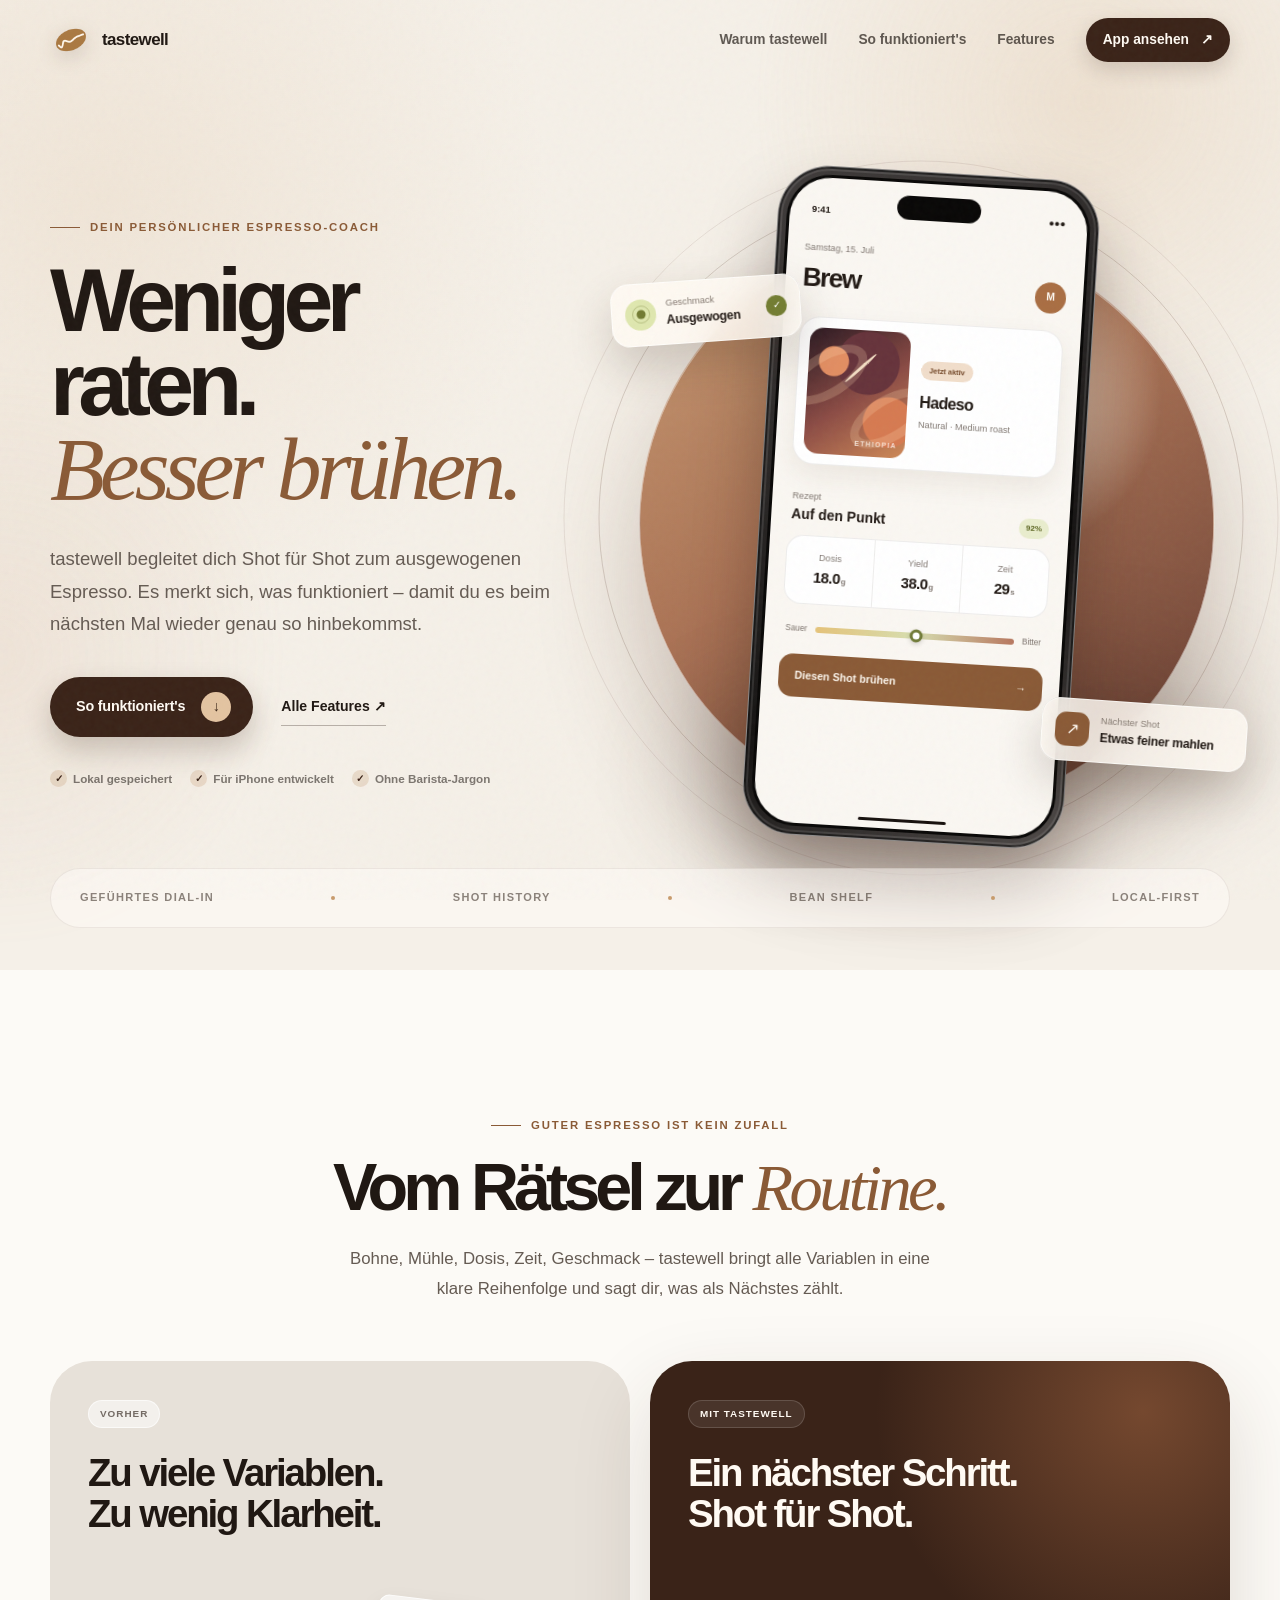
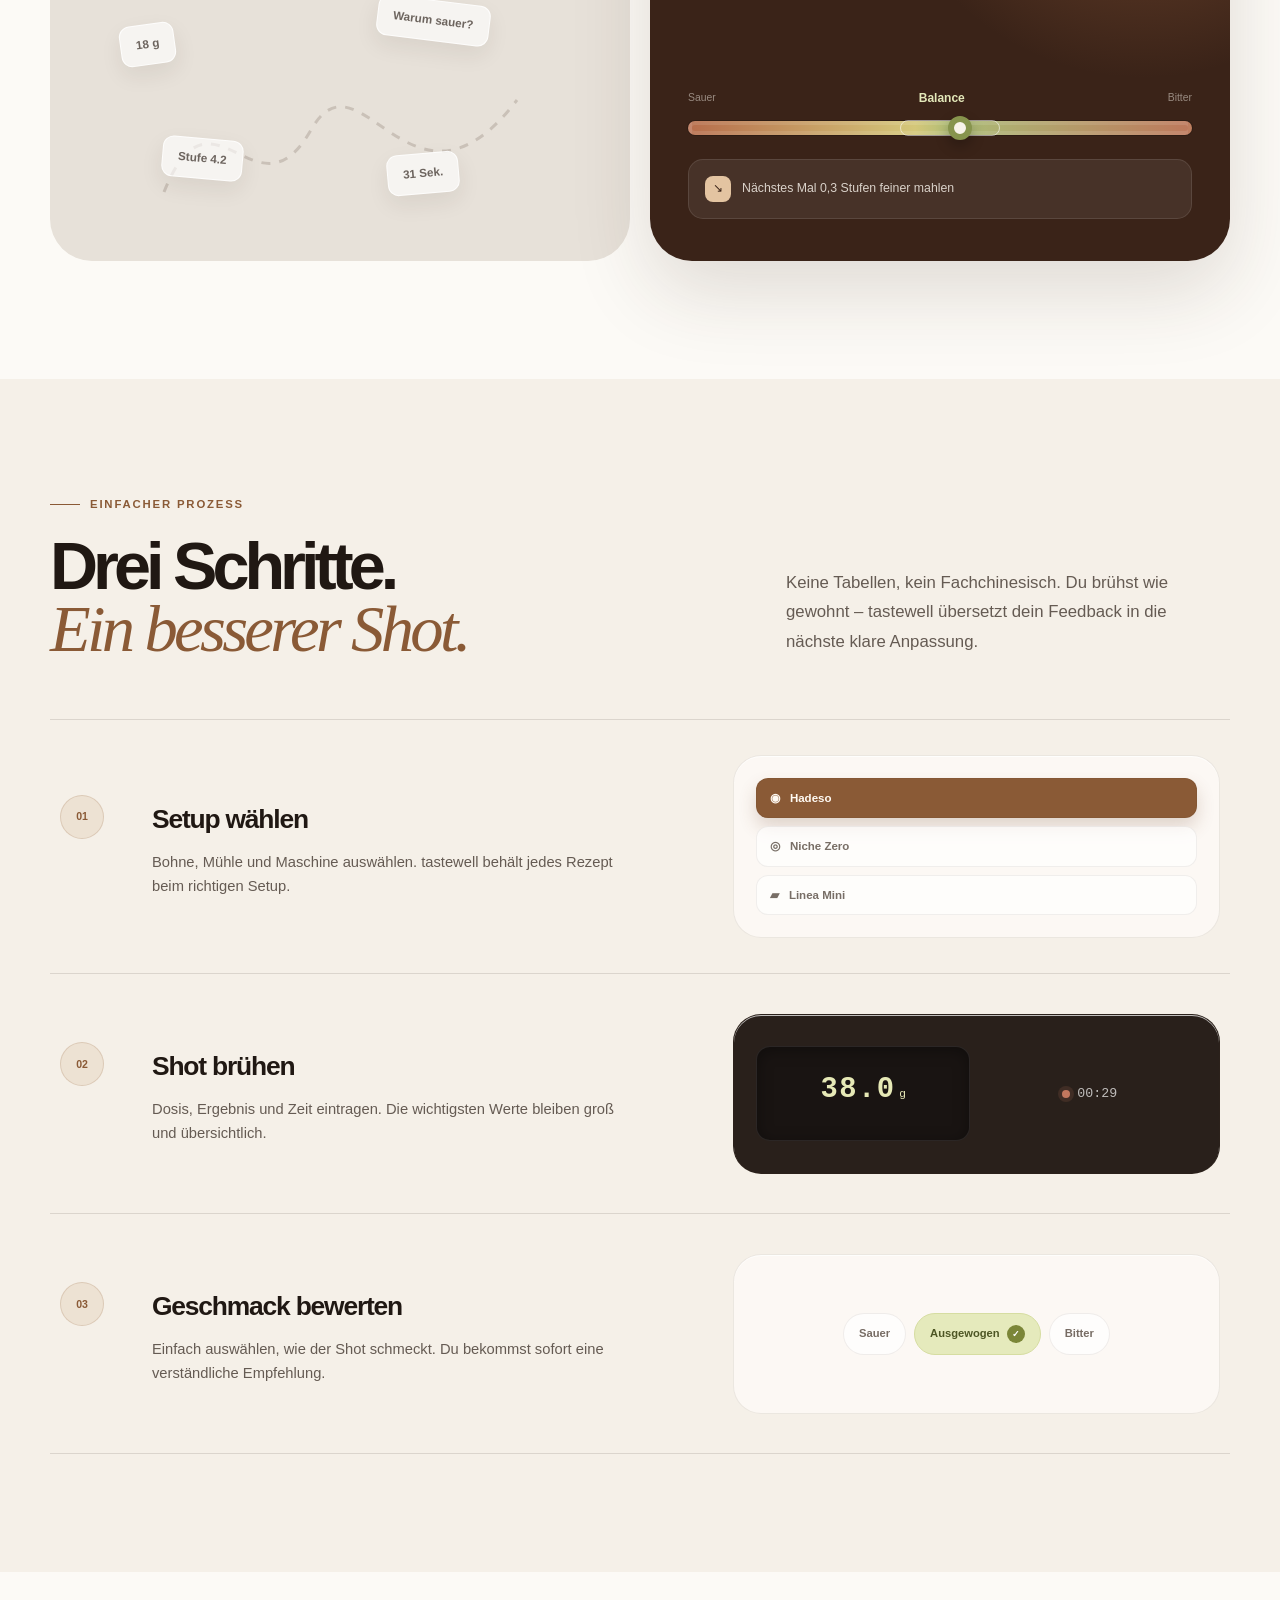
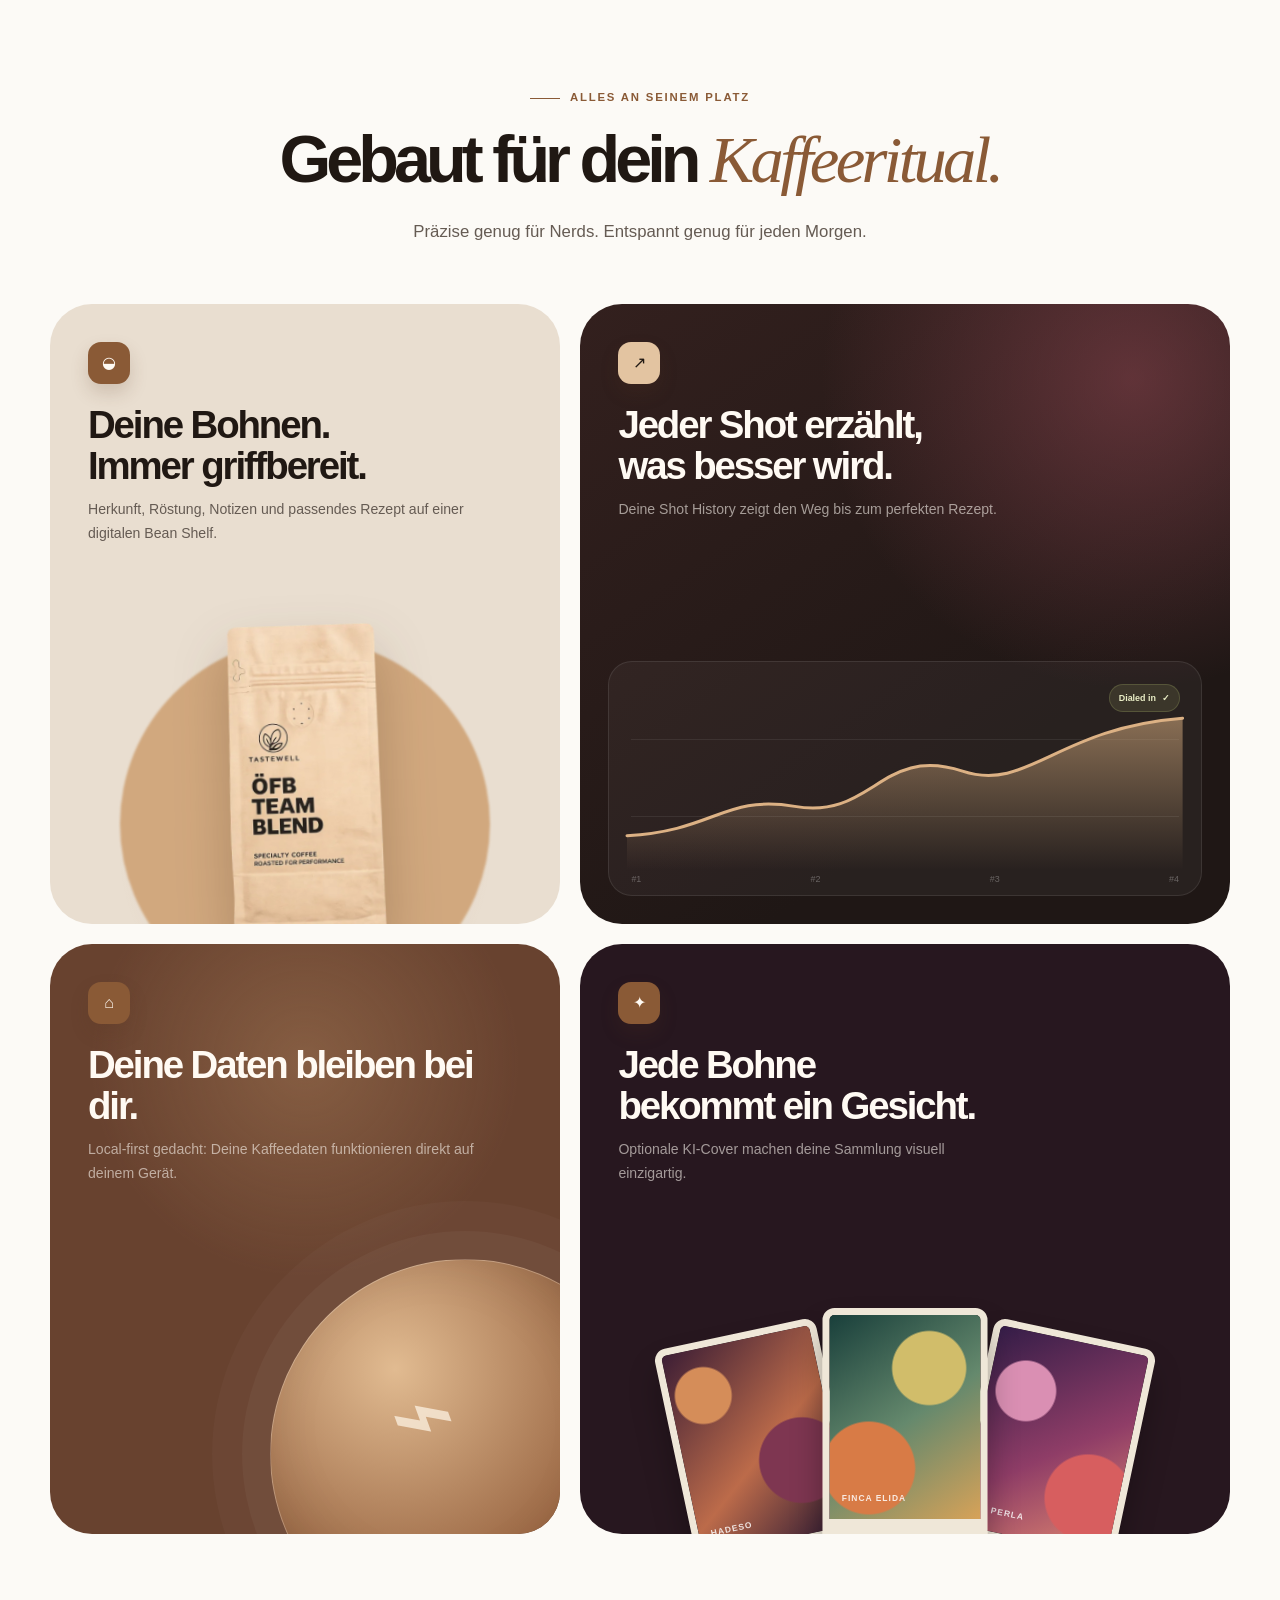
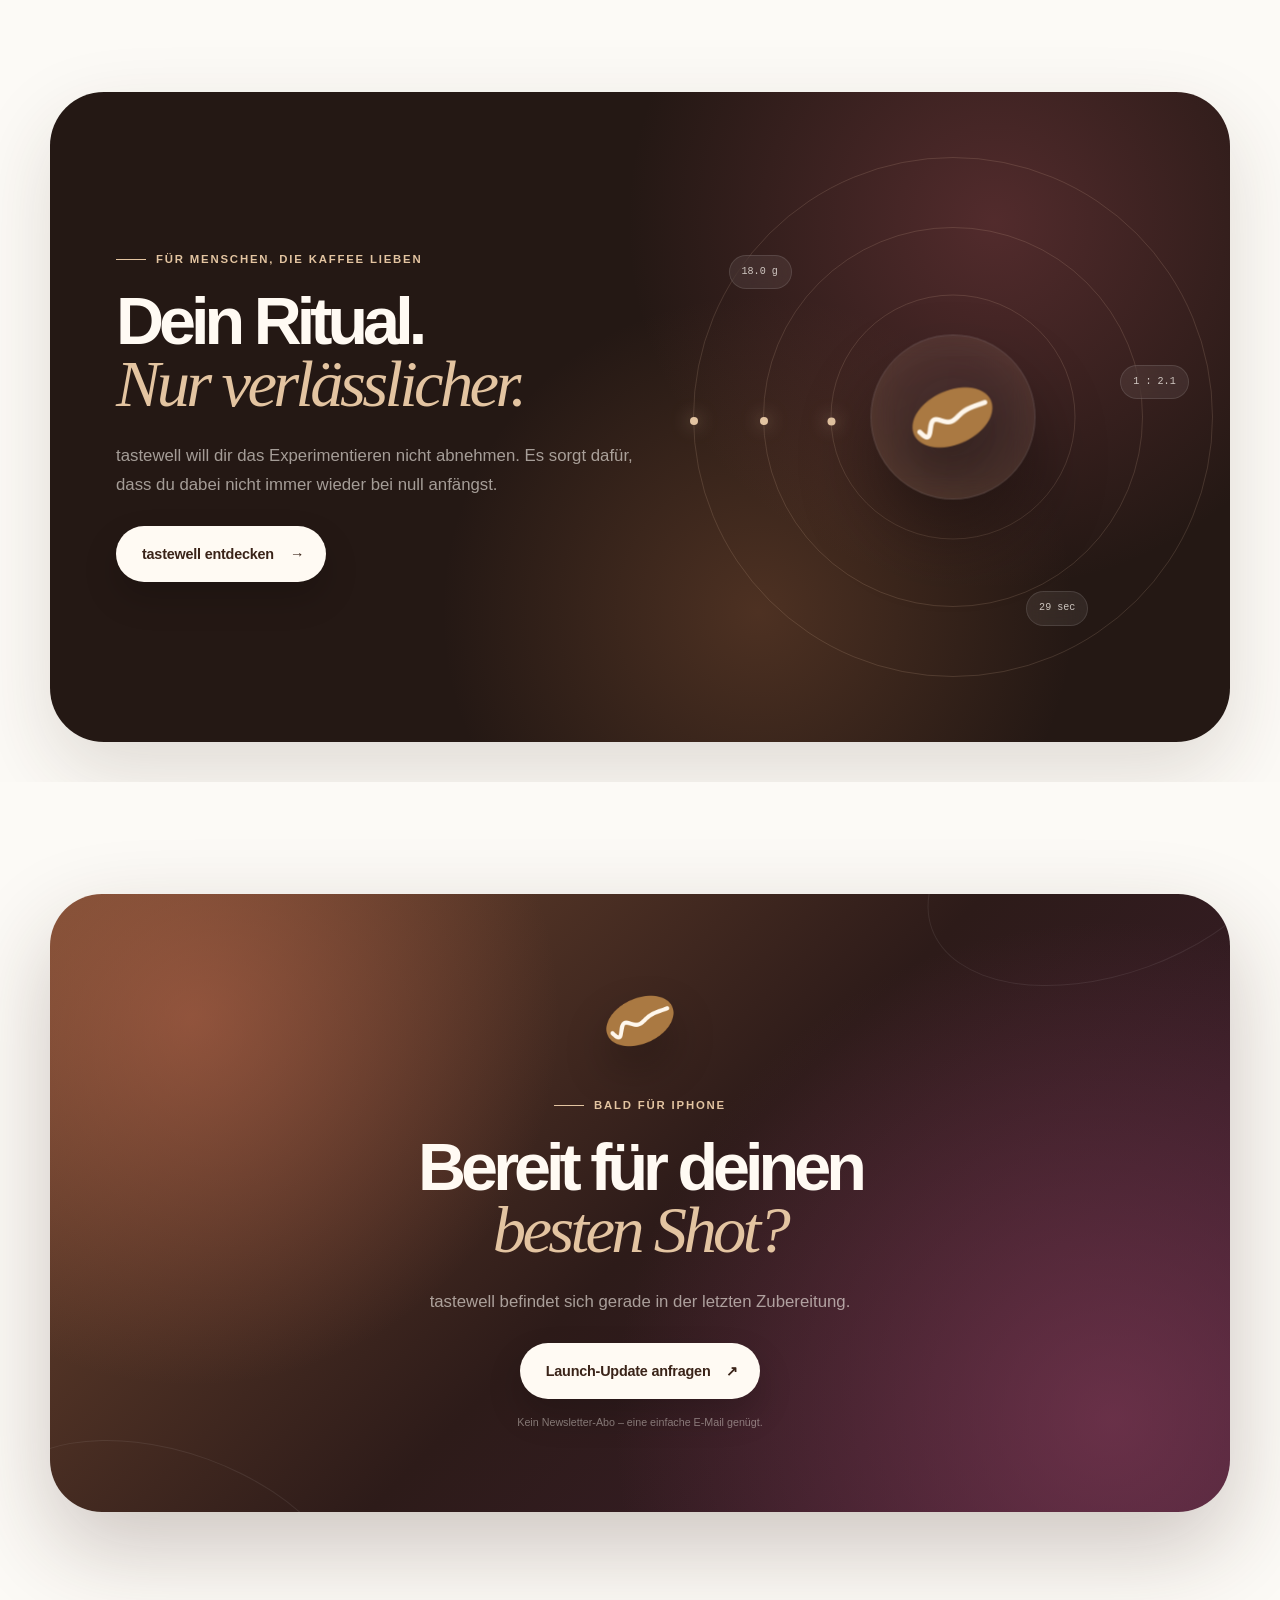
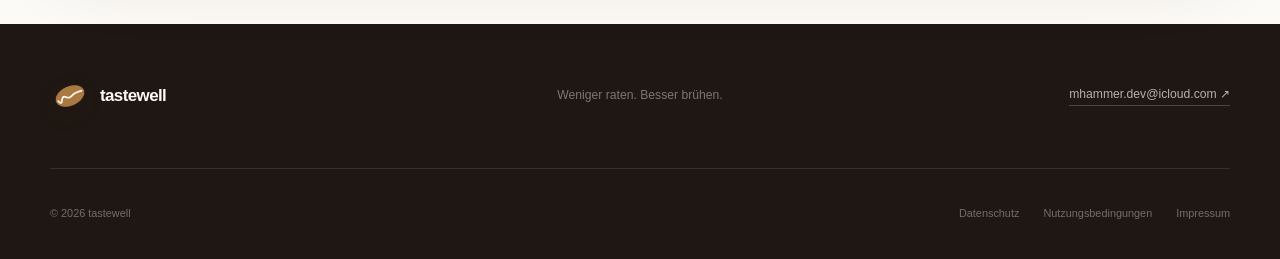
<file: index.html>
<!doctype html>
<html lang="de">
  <head>
    <meta charset="utf-8" />
    <meta name="viewport" content="width=device-width, initial-scale=1" />
    <meta
      name="description"
      content="tastewell begleitet dich Shot für Shot zum ausgewogenen Espresso – mit geführtem Dial-in, Rezepten und Bohnenverwaltung."
    />
    <meta name="theme-color" content="#f4eee5" />
    <meta property="og:title" content="tastewell – Weniger raten. Besser brühen." />
    <meta
      property="og:description"
      content="Dein persönlicher Espresso-Coach für reproduzierbar gute Shots."
    />
    <meta property="og:type" content="website" />
    <title>tastewell – Dein Espresso, auf den Punkt.</title>
    <link rel="icon" href="assets/images/app-icon.png" />
    <link rel="apple-touch-icon" href="assets/images/app-icon.png" />
    <link rel="stylesheet" href="assets/css/styles.css" />
    <script src="assets/js/main.js" defer></script>
  </head>
  <body>
    <a class="skip-link" href="#main">Zum Inhalt springen</a>

    <header class="site-header" data-header>
      <div class="nav-shell">
        <a class="brand" href="#top" aria-label="tastewell Startseite">
          <img src="assets/images/app-icon.png" alt="" width="44" height="44" />
          <span>tastewell</span>
        </a>

        <button class="menu-toggle" type="button" aria-expanded="false" aria-controls="main-nav" data-menu-toggle>
          <span class="sr-only">Menü öffnen</span>
          <span></span><span></span>
        </button>

        <nav class="main-nav" id="main-nav" aria-label="Hauptnavigation" data-nav>
          <a href="#warum">Warum tastewell</a>
          <a href="#ablauf">So funktioniert's</a>
          <a href="#features">Features</a>
          <a class="nav-cta" href="#download">App ansehen <span aria-hidden="true">↗</span></a>
        </nav>
      </div>
    </header>

    <main id="main">
      <section class="hero section" id="top">
        <div class="hero-glow hero-glow-one" aria-hidden="true"></div>
        <div class="hero-glow hero-glow-two" aria-hidden="true"></div>

        <div class="page-shell hero-grid">
          <div class="hero-copy">
            <p class="eyebrow reveal">Dein persönlicher Espresso-Coach</p>
            <h1 class="reveal reveal-delay-1">
              Weniger raten.<br />
              <span>Besser brühen.</span>
            </h1>
            <p class="hero-lead reveal reveal-delay-2">
              tastewell begleitet dich Shot für Shot zum ausgewogenen Espresso.
              Es merkt sich, was funktioniert – damit du es beim nächsten Mal
              wieder genau so hinbekommst.
            </p>

            <div class="hero-actions reveal reveal-delay-3">
              <a class="button button-primary" href="#ablauf">
                So funktioniert's
                <span class="button-icon" aria-hidden="true">↓</span>
              </a>
              <a class="text-link" href="#features">Alle Features <span aria-hidden="true">↗</span></a>
            </div>

            <ul class="hero-facts reveal reveal-delay-3" aria-label="Produktvorteile">
              <li><span aria-hidden="true">✓</span> Lokal gespeichert</li>
              <li><span aria-hidden="true">✓</span> Für iPhone entwickelt</li>
              <li><span aria-hidden="true">✓</span> Ohne Barista-Jargon</li>
            </ul>
          </div>

          <div class="hero-stage reveal reveal-delay-2" data-parallax-stage aria-label="Illustrative Vorschau der tastewell App">
            <div class="stage-orbit stage-orbit-one" aria-hidden="true"></div>
            <div class="stage-orbit stage-orbit-two" aria-hidden="true"></div>

            <svg class="steam steam-one" viewBox="0 0 120 220" aria-hidden="true">
              <path d="M78 208C8 152 114 117 58 65C30 39 55 17 68 6" />
            </svg>
            <svg class="steam steam-two" viewBox="0 0 120 220" aria-hidden="true">
              <path d="M55 214C118 164 18 121 75 71C101 48 83 19 69 5" />
            </svg>

            <div class="floating-card balance-card" data-depth="1.5">
              <span class="pulse-dot" aria-hidden="true"></span>
              <div>
                <small>Geschmack</small>
                <strong>Ausgewogen</strong>
              </div>
              <span class="tiny-check" aria-hidden="true">✓</span>
            </div>

            <div class="phone-wrap" data-depth="0.7">
              <div class="phone" aria-hidden="true">
                <div class="phone-frame">
                  <div class="phone-screen">
                    <div class="phone-status">
                      <span>9:41</span>
                      <span class="dynamic-island"></span>
                      <span>●●●</span>
                    </div>

                    <div class="app-topbar">
                      <div>
                        <small>Samstag, 15. Juli</small>
                        <strong>Brew</strong>
                      </div>
                      <span class="avatar">M</span>
                    </div>

                    <div class="bean-card">
                      <div class="bean-art">
                        <span class="bean-art-line"></span>
                        <span class="bean-art-label">ETHIOPIA</span>
                      </div>
                      <div class="bean-copy">
                        <span class="pill pill-warm">Jetzt aktiv</span>
                        <strong>Hadeso</strong>
                        <small>Natural · Medium roast</small>
                      </div>
                    </div>

                    <div class="recipe-head">
                      <div>
                        <small>Rezept</small>
                        <strong>Auf den Punkt</strong>
                      </div>
                      <span class="confidence">92%</span>
                    </div>

                    <div class="recipe-grid">
                      <div><small>Dosis</small><strong>18.0<em>g</em></strong></div>
                      <div><small>Yield</small><strong>38.0<em>g</em></strong></div>
                      <div><small>Zeit</small><strong>29<em>s</em></strong></div>
                    </div>

                    <div class="taste-line">
                      <span>Sauer</span>
                      <span class="taste-track"><i></i></span>
                      <span>Bitter</span>
                    </div>

                    <button class="app-button" tabindex="-1">Diesen Shot brühen <span>→</span></button>
                    <div class="phone-home-indicator"></div>
                  </div>
                </div>
              </div>
            </div>

            <div class="floating-card recipe-card" data-depth="1.8">
              <span class="recipe-icon" aria-hidden="true">↗</span>
              <div>
                <small>Nächster Shot</small>
                <strong>Etwas feiner mahlen</strong>
              </div>
            </div>
          </div>
        </div>

        <div class="page-shell brand-strip reveal" aria-label="Kernmerkmale">
          <span>Geführtes Dial-in</span>
          <i aria-hidden="true"></i>
          <span>Shot History</span>
          <i aria-hidden="true"></i>
          <span>Bean Shelf</span>
          <i aria-hidden="true"></i>
          <span>Local-first</span>
        </div>
      </section>

      <section class="section problem-section" id="warum">
        <div class="page-shell">
          <div class="section-heading centered reveal">
            <p class="eyebrow">Guter Espresso ist kein Zufall</p>
            <h2>Vom Rätsel zur <span>Routine.</span></h2>
            <p>
              Bohne, Mühle, Dosis, Zeit, Geschmack – tastewell bringt alle
              Variablen in eine klare Reihenfolge und sagt dir, was als Nächstes zählt.
            </p>
          </div>

          <div class="problem-grid">
            <article class="problem-card problem-card-muted reveal">
              <div class="card-number">Vorher</div>
              <h3>Zu viele Variablen.<br />Zu wenig Klarheit.</h3>
              <div class="chaos-visual" aria-hidden="true">
                <span style="--x: 8%; --y: 18%; --r: -8deg">18 g</span>
                <span style="--x: 57%; --y: 9%; --r: 7deg">Warum sauer?</span>
                <span style="--x: 16%; --y: 61%; --r: 5deg">Stufe 4.2</span>
                <span style="--x: 59%; --y: 67%; --r: -5deg">31 Sek.</span>
                <svg viewBox="0 0 400 180"><path d="M24 137C72 17 116 171 171 75C220 -12 272 183 377 45" /></svg>
              </div>
            </article>

            <article class="problem-card problem-card-focus reveal reveal-delay-1">
              <div class="card-number">Mit tastewell</div>
              <h3>Ein nächster Schritt.<br />Shot für Shot.</h3>
              <div class="focus-visual">
                <div class="focus-labels"><span>Sauer</span><strong>Balance</strong><span>Bitter</span></div>
                <div class="focus-track" aria-hidden="true">
                  <span class="focus-zone"></span>
                  <i></i>
                </div>
                <p><span aria-hidden="true">↘</span> Nächstes Mal 0,3 Stufen feiner mahlen</p>
              </div>
            </article>
          </div>
        </div>
      </section>

      <section class="section steps-section" id="ablauf">
        <div class="page-shell">
          <div class="section-heading split reveal">
            <div>
              <p class="eyebrow">Einfacher Prozess</p>
              <h2>Drei Schritte.<br /><span>Ein besserer Shot.</span></h2>
            </div>
            <p>
              Keine Tabellen, kein Fachchinesisch. Du brühst wie gewohnt –
              tastewell übersetzt dein Feedback in die nächste klare Anpassung.
            </p>
          </div>

          <div class="steps-list">
            <article class="step-card reveal">
              <div class="step-copy">
                <span class="step-index">01</span>
                <div>
                  <h3>Setup wählen</h3>
                  <p>Bohne, Mühle und Maschine auswählen. tastewell behält jedes Rezept beim richtigen Setup.</p>
                </div>
              </div>
              <div class="step-visual equipment-visual" aria-hidden="true">
                <div class="equipment-chip selected"><span>◉</span> Hadeso</div>
                <div class="equipment-chip"><span>◎</span> Niche Zero</div>
                <div class="equipment-chip"><span>▰</span> Linea Mini</div>
              </div>
            </article>

            <article class="step-card reveal">
              <div class="step-copy">
                <span class="step-index">02</span>
                <div>
                  <h3>Shot brühen</h3>
                  <p>Dosis, Ergebnis und Zeit eintragen. Die wichtigsten Werte bleiben groß und übersichtlich.</p>
                </div>
              </div>
              <div class="step-visual scale-visual" aria-hidden="true">
                <div class="scale-display"><strong>38.0</strong><span>g</span></div>
                <div class="scale-timer"><i></i><span>00:29</span></div>
              </div>
            </article>

            <article class="step-card reveal">
              <div class="step-copy">
                <span class="step-index">03</span>
                <div>
                  <h3>Geschmack bewerten</h3>
                  <p>Einfach auswählen, wie der Shot schmeckt. Du bekommst sofort eine verständliche Empfehlung.</p>
                </div>
              </div>
              <div class="step-visual taste-visual" aria-hidden="true">
                <span>Sauer</span>
                <span class="taste-choice active">Ausgewogen <i>✓</i></span>
                <span>Bitter</span>
              </div>
            </article>
          </div>
        </div>
      </section>

      <section class="section features-section" id="features">
        <div class="page-shell">
          <div class="section-heading centered reveal">
            <p class="eyebrow">Alles an seinem Platz</p>
            <h2>Gebaut für dein <span>Kaffeeritual.</span></h2>
            <p>Präzise genug für Nerds. Entspannt genug für jeden Morgen.</p>
          </div>

          <div class="bento-grid">
            <article class="bento-card bento-shelf reveal">
              <div class="bento-copy">
                <span class="feature-icon" aria-hidden="true">◒</span>
                <h3>Deine Bohnen.<br />Immer griffbereit.</h3>
                <p>Herkunft, Röstung, Notizen und passendes Rezept auf einer digitalen Bean Shelf.</p>
              </div>
              <div class="bag-scene" aria-hidden="true">
                <div class="bag-halo"></div>
                <img src="assets/images/coffee-bag.webp" alt="" loading="lazy" />
              </div>
            </article>

            <article class="bento-card bento-history reveal reveal-delay-1">
              <div class="bento-copy">
                <span class="feature-icon dark" aria-hidden="true">↗</span>
                <h3>Jeder Shot erzählt,<br />was besser wird.</h3>
                <p>Deine Shot History zeigt den Weg bis zum perfekten Rezept.</p>
              </div>
              <div class="history-chart" aria-hidden="true">
                <div class="chart-labels"><span>#1</span><span>#2</span><span>#3</span><span>#4</span></div>
                <svg viewBox="0 0 520 190" preserveAspectRatio="none">
                  <defs>
                    <linearGradient id="chartFill" x1="0" y1="0" x2="0" y2="1">
                      <stop offset="0" stop-color="#d7ad7f" stop-opacity=".55" />
                      <stop offset="1" stop-color="#d7ad7f" stop-opacity="0" />
                    </linearGradient>
                  </defs>
                  <path class="chart-area" d="M0 155C82 150 91 113 157 125C230 139 238 62 314 89C375 111 402 45 520 35L520 190L0 190Z" />
                  <path class="chart-path" d="M0 155C82 150 91 113 157 125C230 139 238 62 314 89C375 111 402 45 520 35" />
                </svg>
                <span class="chart-result">Dialed in <i>✓</i></span>
              </div>
            </article>

            <article class="bento-card bento-local reveal">
              <div class="local-orb" aria-hidden="true"><span>⌁</span></div>
              <div class="bento-copy">
                <span class="feature-icon" aria-hidden="true">⌂</span>
                <h3>Deine Daten bleiben bei dir.</h3>
                <p>Local-first gedacht: Deine Kaffeedaten funktionieren direkt auf deinem Gerät.</p>
              </div>
            </article>

            <article class="bento-card bento-cover reveal reveal-delay-1">
              <div class="bento-copy">
                <span class="feature-icon" aria-hidden="true">✦</span>
                <h3>Jede Bohne<br />bekommt ein Gesicht.</h3>
                <p>Optionale KI-Cover machen deine Sammlung visuell einzigartig.</p>
              </div>
              <div class="cover-stack" aria-hidden="true">
                <div class="cover cover-one"><i></i><span>HADESO</span></div>
                <div class="cover cover-two"><i></i><span>FINCA ELIDA</span></div>
                <div class="cover cover-three"><i></i><span>LA PERLA</span></div>
              </div>
            </article>
          </div>
        </div>
      </section>

      <section class="section ritual-section">
        <div class="page-shell ritual-shell reveal">
          <div class="ritual-copy">
            <p class="eyebrow light">Für Menschen, die Kaffee lieben</p>
            <h2>Dein Ritual.<br /><span>Nur verlässlicher.</span></h2>
            <p>
              tastewell will dir das Experimentieren nicht abnehmen. Es sorgt
              dafür, dass du dabei nicht immer wieder bei null anfängst.
            </p>
            <a class="button button-light" href="#download">tastewell entdecken <span aria-hidden="true">→</span></a>
          </div>

          <div class="ritual-rings" aria-hidden="true">
            <span class="ring ring-one"></span>
            <span class="ring ring-two"></span>
            <span class="ring ring-three"></span>
            <span class="ritual-bean"><img src="assets/images/app-icon.png" alt="" /></span>
            <span class="orbit-label orbit-label-one">18.0 g</span>
            <span class="orbit-label orbit-label-two">1 : 2.1</span>
            <span class="orbit-label orbit-label-three">29 sec</span>
          </div>
        </div>
      </section>

      <section class="section cta-section" id="download">
        <div class="page-shell">
          <div class="cta-card reveal">
            <div class="cta-grain" aria-hidden="true"></div>
            <img class="cta-icon" src="assets/images/app-icon.png" alt="tastewell App Icon" width="96" height="96" />
            <p class="eyebrow light">Bald für iPhone</p>
            <h2>Bereit für deinen<br /><span>besten Shot?</span></h2>
            <p>tastewell befindet sich gerade in der letzten Zubereitung.</p>
            <a
              class="button button-light"
              href="mailto:mhammer.dev@icloud.com?subject=tastewell%20Launch-Update"
            >
              Launch-Update anfragen <span aria-hidden="true">↗</span>
            </a>
            <small>Kein Newsletter-Abo – eine einfache E-Mail genügt.</small>
          </div>
        </div>
      </section>
    </main>

    <footer class="site-footer">
      <div class="page-shell footer-top">
        <a class="brand footer-brand" href="#top">
          <img src="assets/images/app-icon.png" alt="" width="40" height="40" />
          <span>tastewell</span>
        </a>
        <p>Weniger raten. Besser brühen.</p>
        <a class="footer-mail" href="mailto:mhammer.dev@icloud.com">mhammer.dev@icloud.com <span aria-hidden="true">↗</span></a>
      </div>
      <div class="page-shell footer-bottom">
        <span>© <span data-year></span> tastewell</span>
        <nav aria-label="Rechtliche Hinweise">
          <a href="privacy.html">Datenschutz</a>
          <a href="terms.html">Nutzungsbedingungen</a>
          <a href="imprint.html">Impressum</a>
        </nav>
      </div>
    </footer>
  </body>
</html>
</file>
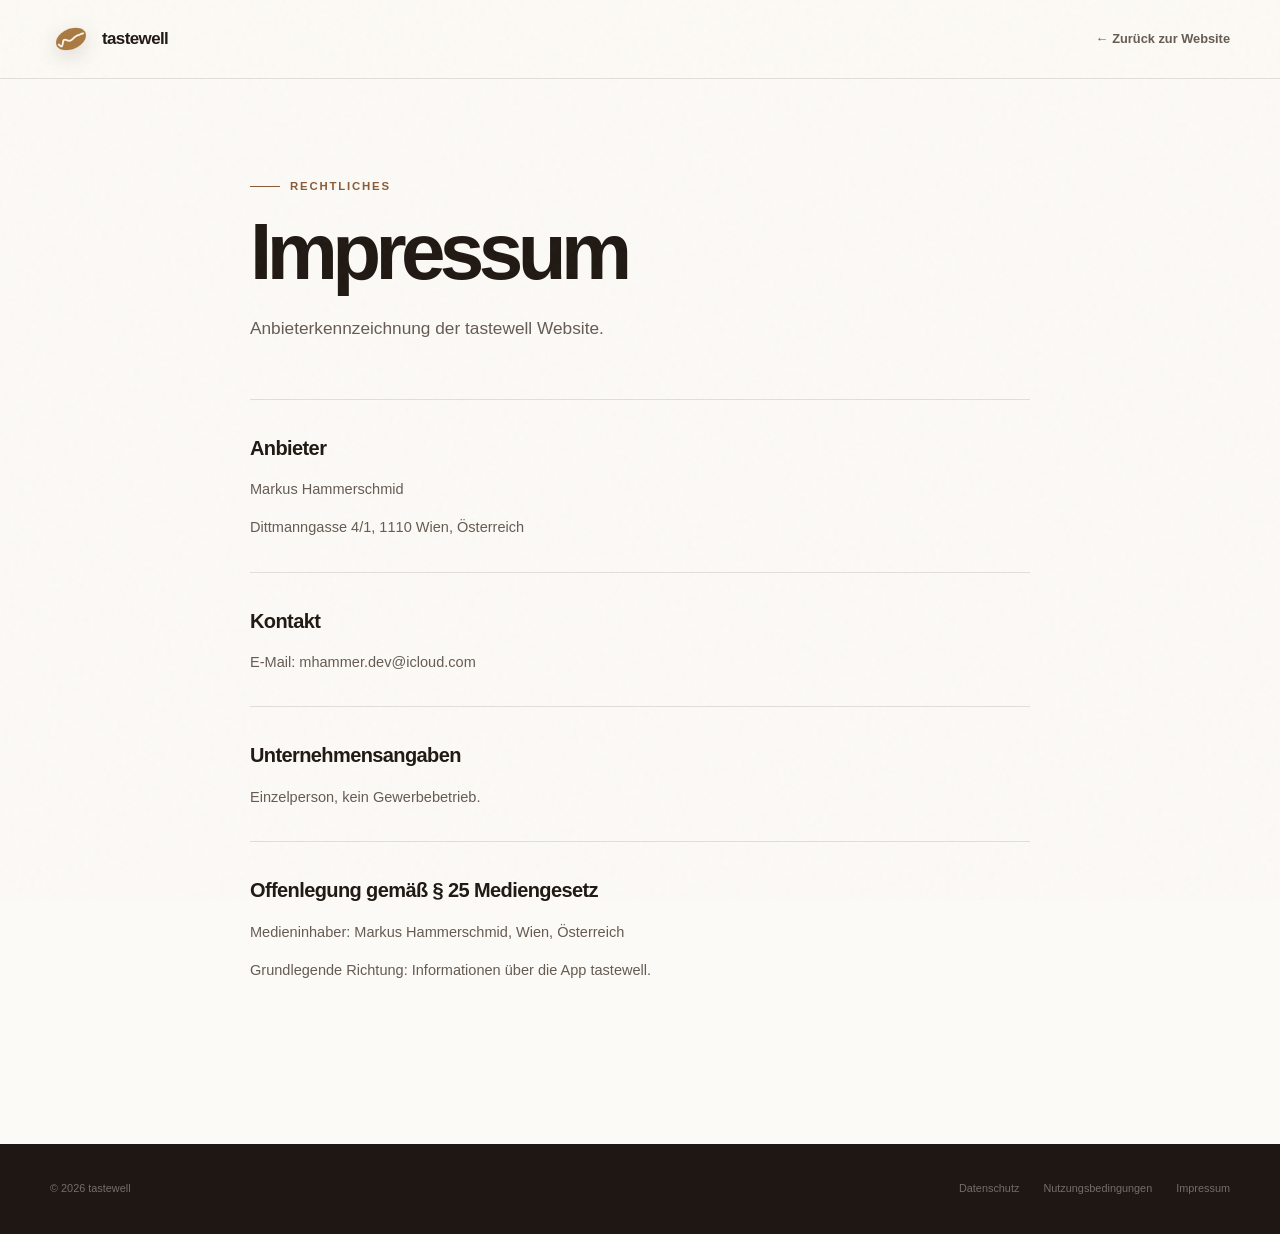
<file: imprint.html>
<!doctype html>
<html lang="de">
  <head>
    <meta charset="utf-8" />
    <meta name="viewport" content="width=device-width, initial-scale=1" />
    <meta name="robots" content="noindex, nofollow" />
    <meta name="theme-color" content="#fcfaf6" />
    <title>Impressum – tastewell</title>
    <link rel="icon" href="assets/images/app-icon.png" />
    <link rel="stylesheet" href="assets/css/styles.css" />
    <script src="assets/js/main.js" defer></script>
  </head>
  <body class="legal-page">
    <header class="legal-header">
      <div class="nav-shell">
        <a class="brand" href="index.html" aria-label="Zur tastewell Startseite">
          <img src="assets/images/app-icon.png" alt="" width="42" height="42" />
          <span>tastewell</span>
        </a>
        <a class="back-link" href="index.html">← Zurück zur Website</a>
      </div>
    </header>

    <main class="legal-main">
      <p class="eyebrow">Rechtliches</p>
      <h1>Impressum</h1>
      <p class="legal-intro">Anbieterkennzeichnung der tastewell Website.</p>

      <div class="legal-content">
        <section>
          <h2>Anbieter</h2>
          <p>Markus Hammerschmid</p>
          <p>Dittmanngasse 4/1, 1110 Wien, Österreich</p>
        </section>
        <section>
          <h2>Kontakt</h2>
          <p>E-Mail: <a href="mailto:mhammer.dev@icloud.com">mhammer.dev@icloud.com</a></p>
        </section>
        <section>
          <h2>Unternehmensangaben</h2>
          <p>Einzelperson, kein Gewerbebetrieb.</p>
        </section>
        <section>
          <h2>Offenlegung gemäß § 25 Mediengesetz</h2>
          <p>Medieninhaber: Markus Hammerschmid, Wien, Österreich</p>
          <p>Grundlegende Richtung: Informationen über die App tastewell.</p>
        </section>
      </div>
    </main>

    <footer class="site-footer">
      <div class="page-shell footer-bottom">
        <span>© <span data-year></span> tastewell</span>
        <nav aria-label="Rechtliche Hinweise">
          <a href="privacy.html">Datenschutz</a>
          <a href="terms.html">Nutzungsbedingungen</a>
          <a href="imprint.html">Impressum</a>
        </nav>
      </div>
    </footer>
  </body>
</html>
</file>
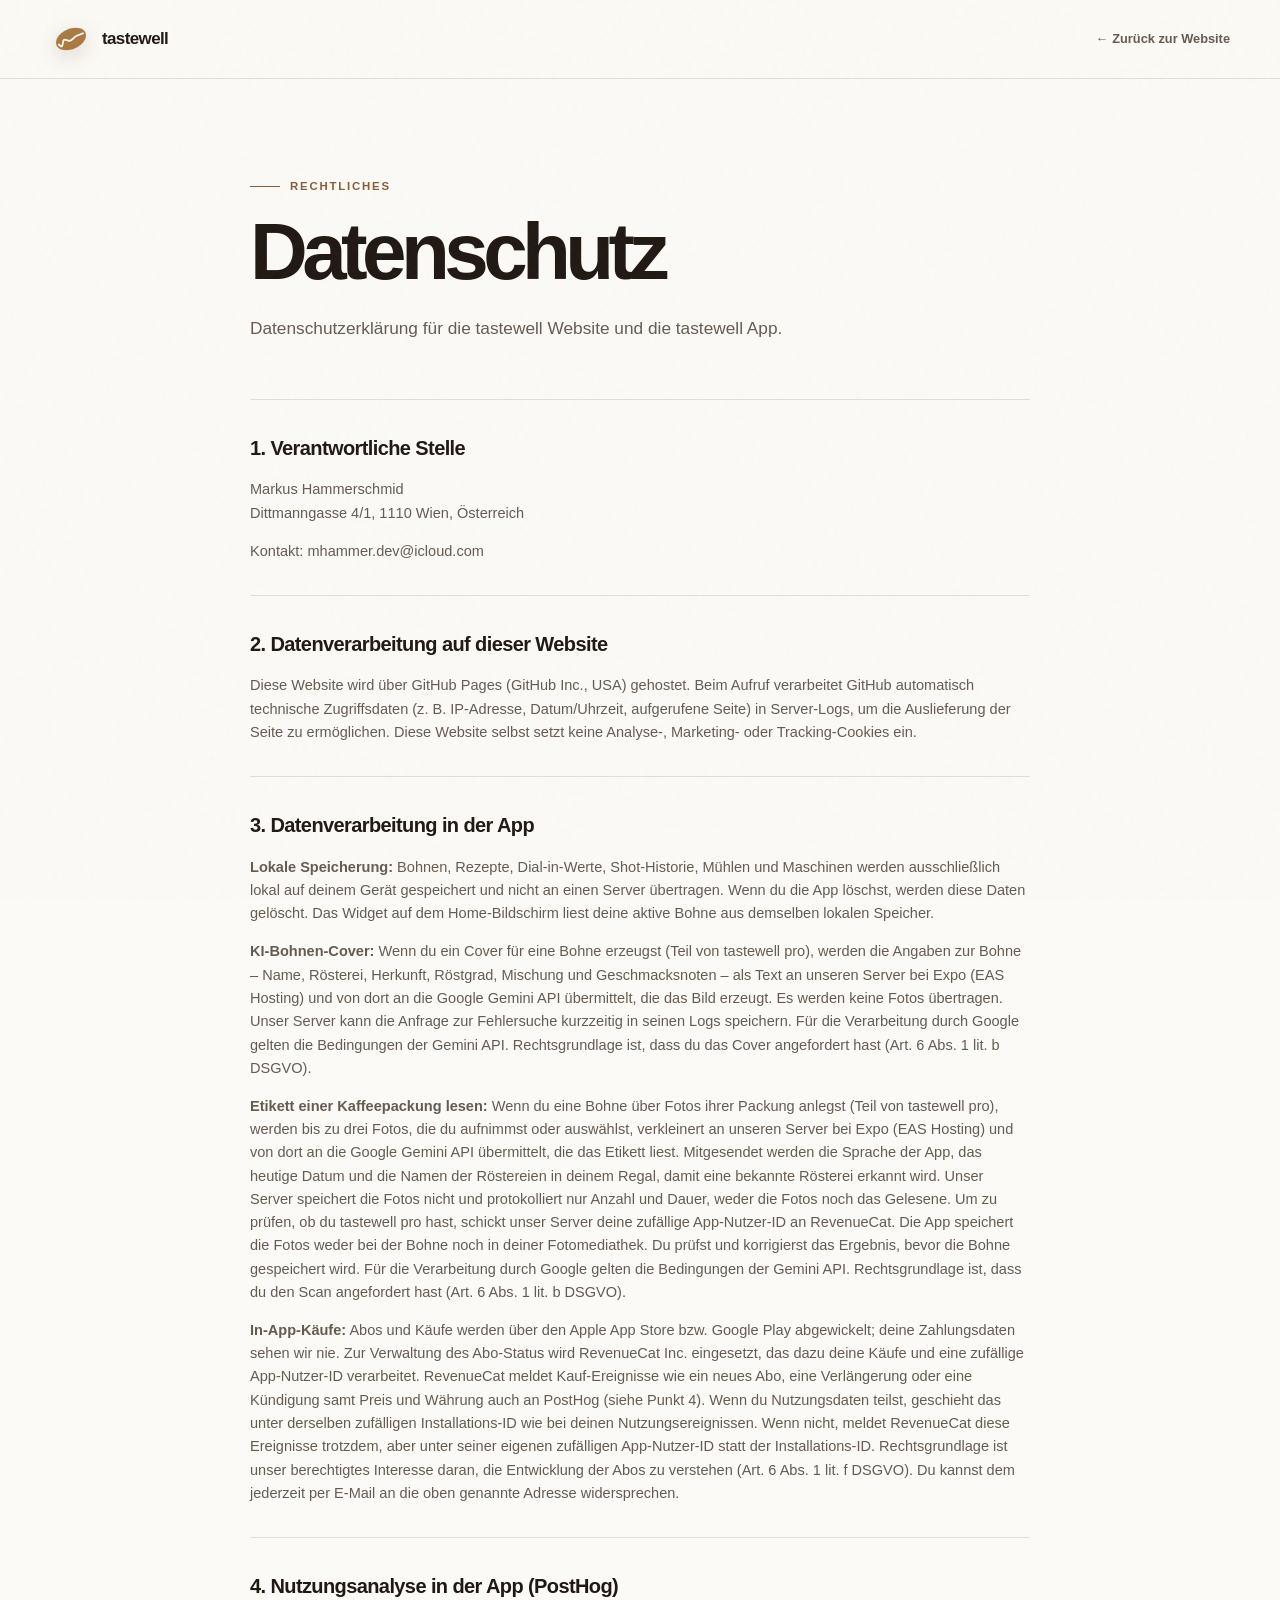
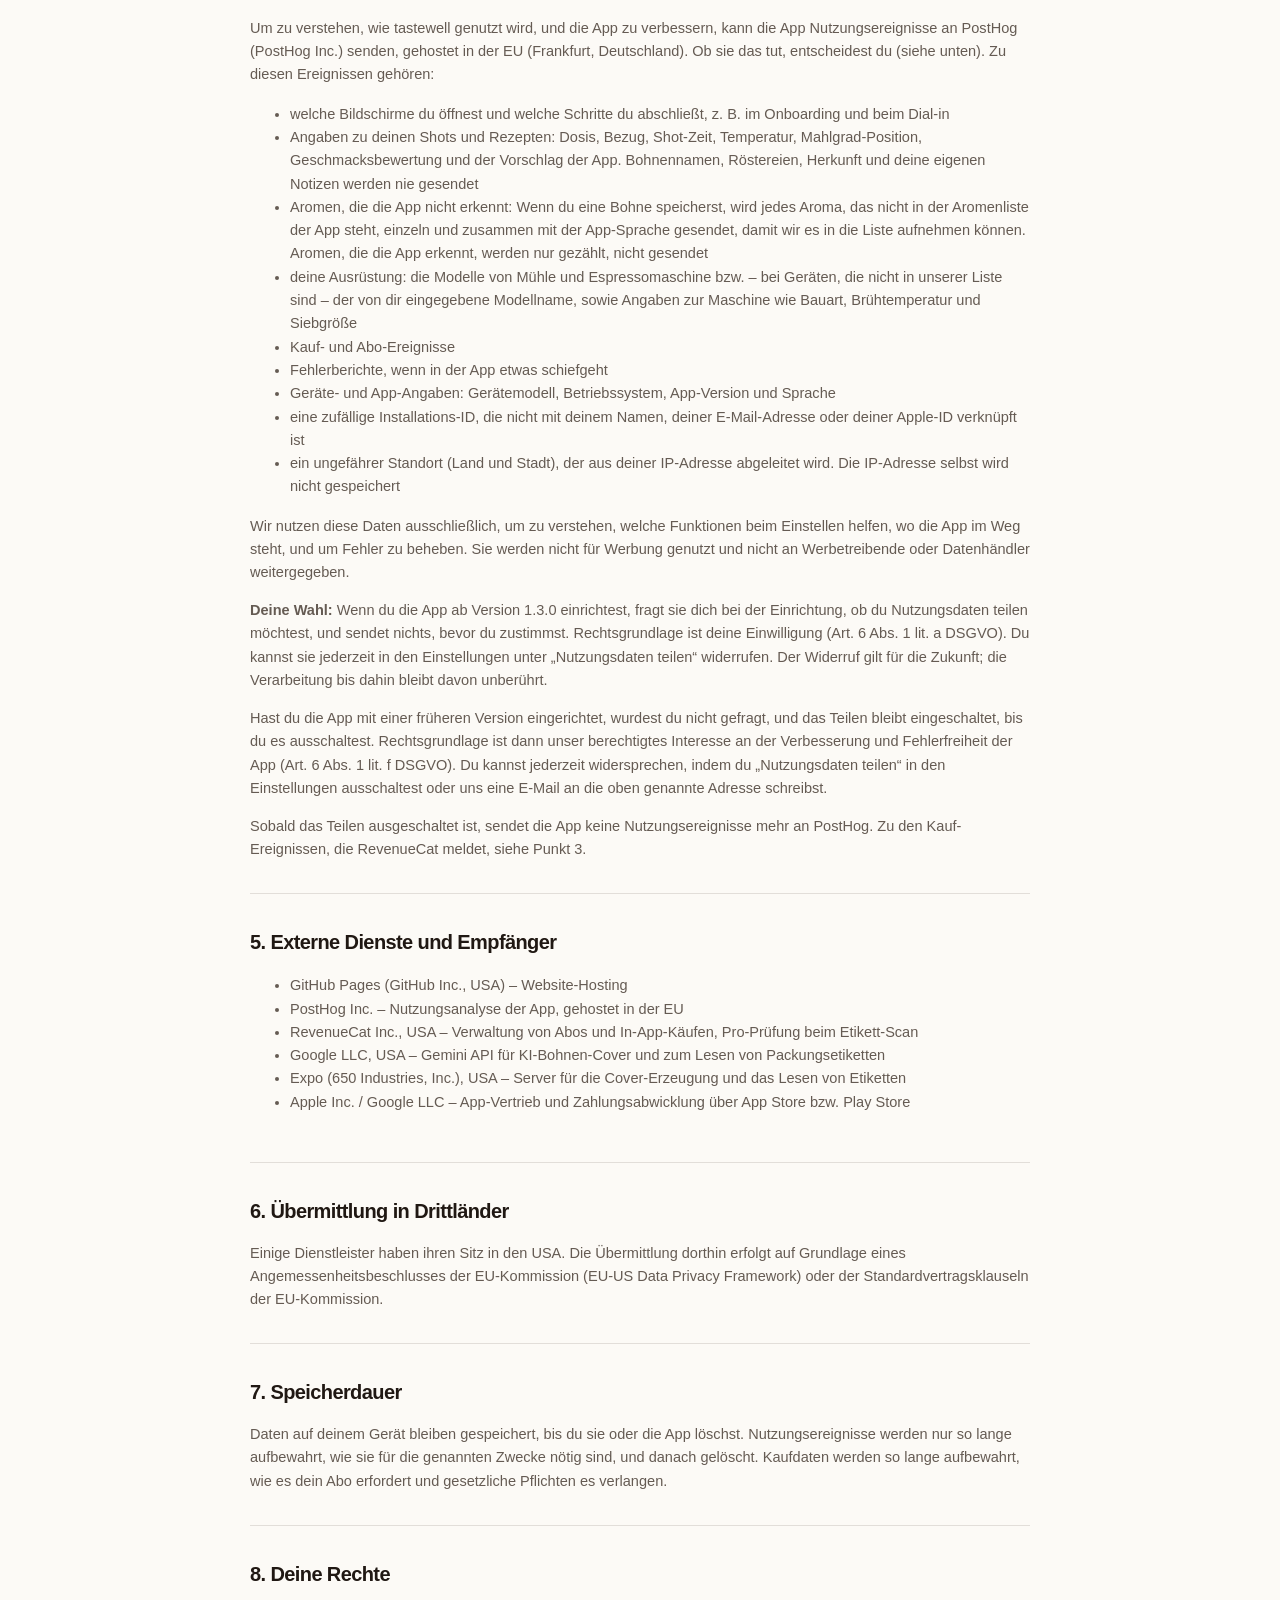
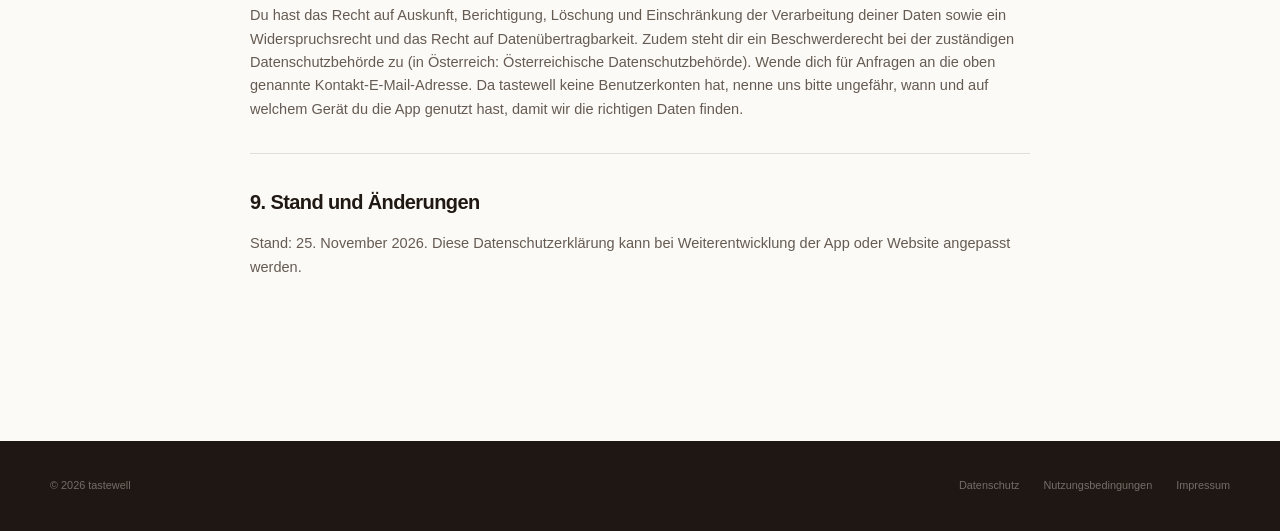
<file: privacy.html>
<!doctype html>
<html lang="de">
  <head>
    <meta charset="utf-8" />
    <meta name="viewport" content="width=device-width, initial-scale=1" />
    <meta name="robots" content="noindex, nofollow" />
    <meta name="theme-color" content="#fcfaf6" />
    <title>Datenschutz – tastewell</title>
    <link rel="icon" href="assets/images/app-icon.png" />
    <link rel="stylesheet" href="assets/css/styles.css" />
    <script src="assets/js/main.js" defer></script>
  </head>
  <body class="legal-page">
    <header class="legal-header">
      <div class="nav-shell">
        <a class="brand" href="index.html" aria-label="Zur tastewell Startseite">
          <img src="assets/images/app-icon.png" alt="" width="42" height="42" />
          <span>tastewell</span>
        </a>
        <a class="back-link" href="index.html">← Zurück zur Website</a>
      </div>
    </header>

    <main class="legal-main">
      <p class="eyebrow">Rechtliches</p>
      <h1>Datenschutz</h1>
      <p class="legal-intro">Datenschutzerklärung für die tastewell Website und die tastewell App.</p>

      <div class="legal-content">
        <section>
          <h2>1. Verantwortliche Stelle</h2>
          <p>Markus Hammerschmid<br />Dittmanngasse 4/1, 1110 Wien, Österreich</p>
          <p>Kontakt: <a href="mailto:mhammer.dev@icloud.com">mhammer.dev@icloud.com</a></p>
        </section>
        <section>
          <h2>2. Datenverarbeitung auf dieser Website</h2>
          <p>Diese Website wird über GitHub Pages (GitHub Inc., USA) gehostet. Beim Aufruf verarbeitet GitHub automatisch technische Zugriffsdaten (z. B. IP-Adresse, Datum/Uhrzeit, aufgerufene Seite) in Server-Logs, um die Auslieferung der Seite zu ermöglichen. Diese Website selbst setzt keine Analyse-, Marketing- oder Tracking-Cookies ein.</p>
        </section>
        <section>
          <h2>3. Datenverarbeitung in der App</h2>
          <p><strong>Lokale Speicherung:</strong> Bohnen, Rezepte, Dial-in-Werte, Shot-Historie, Mühlen und Maschinen werden ausschließlich lokal auf deinem Gerät gespeichert und nicht an einen Server übertragen. Wenn du die App löschst, werden diese Daten gelöscht. Das Widget auf dem Home-Bildschirm liest deine aktive Bohne aus demselben lokalen Speicher.</p>
          <p><strong>KI-Bohnen-Cover:</strong> Wenn du ein Cover für eine Bohne erzeugst (Teil von tastewell pro), werden die Angaben zur Bohne – Name, Rösterei, Herkunft, Röstgrad, Mischung und Geschmacksnoten – als Text an unseren Server bei Expo (EAS Hosting) und von dort an die Google Gemini API übermittelt, die das Bild erzeugt. Es werden keine Fotos übertragen. Unser Server kann die Anfrage zur Fehlersuche kurzzeitig in seinen Logs speichern. Für die Verarbeitung durch Google gelten die Bedingungen der Gemini API. Rechtsgrundlage ist, dass du das Cover angefordert hast (Art. 6 Abs. 1 lit. b DSGVO).</p>
          <p><strong>Etikett einer Kaffeepackung lesen:</strong> Wenn du eine Bohne über Fotos ihrer Packung anlegst (Teil von tastewell pro), werden bis zu drei Fotos, die du aufnimmst oder auswählst, verkleinert an unseren Server bei Expo (EAS Hosting) und von dort an die Google Gemini API übermittelt, die das Etikett liest. Mitgesendet werden die Sprache der App, das heutige Datum und die Namen der Röstereien in deinem Regal, damit eine bekannte Rösterei erkannt wird. Unser Server speichert die Fotos nicht und protokolliert nur Anzahl und Dauer, weder die Fotos noch das Gelesene. Um zu prüfen, ob du tastewell pro hast, schickt unser Server deine zufällige App-Nutzer-ID an RevenueCat. Die App speichert die Fotos weder bei der Bohne noch in deiner Fotomediathek. Du prüfst und korrigierst das Ergebnis, bevor die Bohne gespeichert wird. Für die Verarbeitung durch Google gelten die Bedingungen der Gemini API. Rechtsgrundlage ist, dass du den Scan angefordert hast (Art. 6 Abs. 1 lit. b DSGVO).</p>
          <p><strong>In-App-Käufe:</strong> Abos und Käufe werden über den Apple App Store bzw. Google Play abgewickelt; deine Zahlungsdaten sehen wir nie. Zur Verwaltung des Abo-Status wird RevenueCat Inc. eingesetzt, das dazu deine Käufe und eine zufällige App-Nutzer-ID verarbeitet. RevenueCat meldet Kauf-Ereignisse wie ein neues Abo, eine Verlängerung oder eine Kündigung samt Preis und Währung auch an PostHog (siehe Punkt 4). Wenn du Nutzungsdaten teilst, geschieht das unter derselben zufälligen Installations-ID wie bei deinen Nutzungsereignissen. Wenn nicht, meldet RevenueCat diese Ereignisse trotzdem, aber unter seiner eigenen zufälligen App-Nutzer-ID statt der Installations-ID. Rechtsgrundlage ist unser berechtigtes Interesse daran, die Entwicklung der Abos zu verstehen (Art. 6 Abs. 1 lit. f DSGVO). Du kannst dem jederzeit per E-Mail an die oben genannte Adresse widersprechen.</p>
        </section>
        <section>
          <h2>4. Nutzungsanalyse in der App (PostHog)</h2>
          <p>Um zu verstehen, wie tastewell genutzt wird, und die App zu verbessern, kann die App Nutzungsereignisse an PostHog (PostHog Inc.) senden, gehostet in der EU (Frankfurt, Deutschland). Ob sie das tut, entscheidest du (siehe unten). Zu diesen Ereignissen gehören:</p>
          <ul>
            <li>welche Bildschirme du öffnest und welche Schritte du abschließt, z. B. im Onboarding und beim Dial-in</li>
            <li>Angaben zu deinen Shots und Rezepten: Dosis, Bezug, Shot-Zeit, Temperatur, Mahlgrad-Position, Geschmacksbewertung und der Vorschlag der App. Bohnennamen, Röstereien, Herkunft und deine eigenen Notizen werden nie gesendet</li>
            <li>Aromen, die die App nicht erkennt: Wenn du eine Bohne speicherst, wird jedes Aroma, das nicht in der Aromenliste der App steht, einzeln und zusammen mit der App-Sprache gesendet, damit wir es in die Liste aufnehmen können. Aromen, die die App erkennt, werden nur gezählt, nicht gesendet</li>
            <li>deine Ausrüstung: die Modelle von Mühle und Espressomaschine bzw. – bei Geräten, die nicht in unserer Liste sind – der von dir eingegebene Modellname, sowie Angaben zur Maschine wie Bauart, Brühtemperatur und Siebgröße</li>
            <li>Kauf- und Abo-Ereignisse</li>
            <li>Fehlerberichte, wenn in der App etwas schiefgeht</li>
            <li>Geräte- und App-Angaben: Gerätemodell, Betriebssystem, App-Version und Sprache</li>
            <li>eine zufällige Installations-ID, die nicht mit deinem Namen, deiner E-Mail-Adresse oder deiner Apple-ID verknüpft ist</li>
            <li>ein ungefährer Standort (Land und Stadt), der aus deiner IP-Adresse abgeleitet wird. Die IP-Adresse selbst wird nicht gespeichert</li>
          </ul>
          <p>Wir nutzen diese Daten ausschließlich, um zu verstehen, welche Funktionen beim Einstellen helfen, wo die App im Weg steht, und um Fehler zu beheben. Sie werden nicht für Werbung genutzt und nicht an Werbetreibende oder Datenhändler weitergegeben.</p>
          <p><strong>Deine Wahl:</strong> Wenn du die App ab Version 1.3.0 einrichtest, fragt sie dich bei der Einrichtung, ob du Nutzungsdaten teilen möchtest, und sendet nichts, bevor du zustimmst. Rechtsgrundlage ist deine Einwilligung (Art. 6 Abs. 1 lit. a DSGVO). Du kannst sie jederzeit in den Einstellungen unter „Nutzungsdaten teilen“ widerrufen. Der Widerruf gilt für die Zukunft; die Verarbeitung bis dahin bleibt davon unberührt.</p>
          <p>Hast du die App mit einer früheren Version eingerichtet, wurdest du nicht gefragt, und das Teilen bleibt eingeschaltet, bis du es ausschaltest. Rechtsgrundlage ist dann unser berechtigtes Interesse an der Verbesserung und Fehlerfreiheit der App (Art. 6 Abs. 1 lit. f DSGVO). Du kannst jederzeit widersprechen, indem du „Nutzungsdaten teilen“ in den Einstellungen ausschaltest oder uns eine E-Mail an die oben genannte Adresse schreibst.</p>
          <p>Sobald das Teilen ausgeschaltet ist, sendet die App keine Nutzungsereignisse mehr an PostHog. Zu den Kauf-Ereignissen, die RevenueCat meldet, siehe Punkt 3.</p>
        </section>
        <section>
          <h2>5. Externe Dienste und Empfänger</h2>
          <ul>
            <li>GitHub Pages (GitHub Inc., USA) – Website-Hosting</li>
            <li>PostHog Inc. – Nutzungsanalyse der App, gehostet in der EU</li>
            <li>RevenueCat Inc., USA – Verwaltung von Abos und In-App-Käufen, Pro-Prüfung beim Etikett-Scan</li>
            <li>Google LLC, USA – Gemini API für KI-Bohnen-Cover und zum Lesen von Packungsetiketten</li>
            <li>Expo (650 Industries, Inc.), USA – Server für die Cover-Erzeugung und das Lesen von Etiketten</li>
            <li>Apple Inc. / Google LLC – App-Vertrieb und Zahlungsabwicklung über App Store bzw. Play Store</li>
          </ul>
        </section>
        <section>
          <h2>6. Übermittlung in Drittländer</h2>
          <p>Einige Dienstleister haben ihren Sitz in den USA. Die Übermittlung dorthin erfolgt auf Grundlage eines Angemessenheitsbeschlusses der EU-Kommission (EU-US Data Privacy Framework) oder der Standardvertragsklauseln der EU-Kommission.</p>
        </section>
        <section>
          <h2>7. Speicherdauer</h2>
          <p>Daten auf deinem Gerät bleiben gespeichert, bis du sie oder die App löschst. Nutzungsereignisse werden nur so lange aufbewahrt, wie sie für die genannten Zwecke nötig sind, und danach gelöscht. Kaufdaten werden so lange aufbewahrt, wie es dein Abo erfordert und gesetzliche Pflichten es verlangen.</p>
        </section>
        <section>
          <h2>8. Deine Rechte</h2>
          <p>Du hast das Recht auf Auskunft, Berichtigung, Löschung und Einschränkung der Verarbeitung deiner Daten sowie ein Widerspruchsrecht und das Recht auf Datenübertragbarkeit. Zudem steht dir ein Beschwerderecht bei der zuständigen Datenschutzbehörde zu (in Österreich: Österreichische Datenschutzbehörde). Wende dich für Anfragen an die oben genannte Kontakt-E-Mail-Adresse. Da tastewell keine Benutzerkonten hat, nenne uns bitte ungefähr, wann und auf welchem Gerät du die App genutzt hast, damit wir die richtigen Daten finden.</p>
        </section>
        <section>
          <h2>9. Stand und Änderungen</h2>
          <p>Stand: 25. November 2026. Diese Datenschutzerklärung kann bei Weiterentwicklung der App oder Website angepasst werden.</p>
        </section>
      </div>
    </main>

    <footer class="site-footer">
      <div class="page-shell footer-bottom">
        <span>© <span data-year></span> tastewell</span>
        <nav aria-label="Rechtliche Hinweise">
          <a href="privacy.html">Datenschutz</a>
          <a href="terms.html">Nutzungsbedingungen</a>
          <a href="imprint.html">Impressum</a>
        </nav>
      </div>
    </footer>
  </body>
</html>
</file>
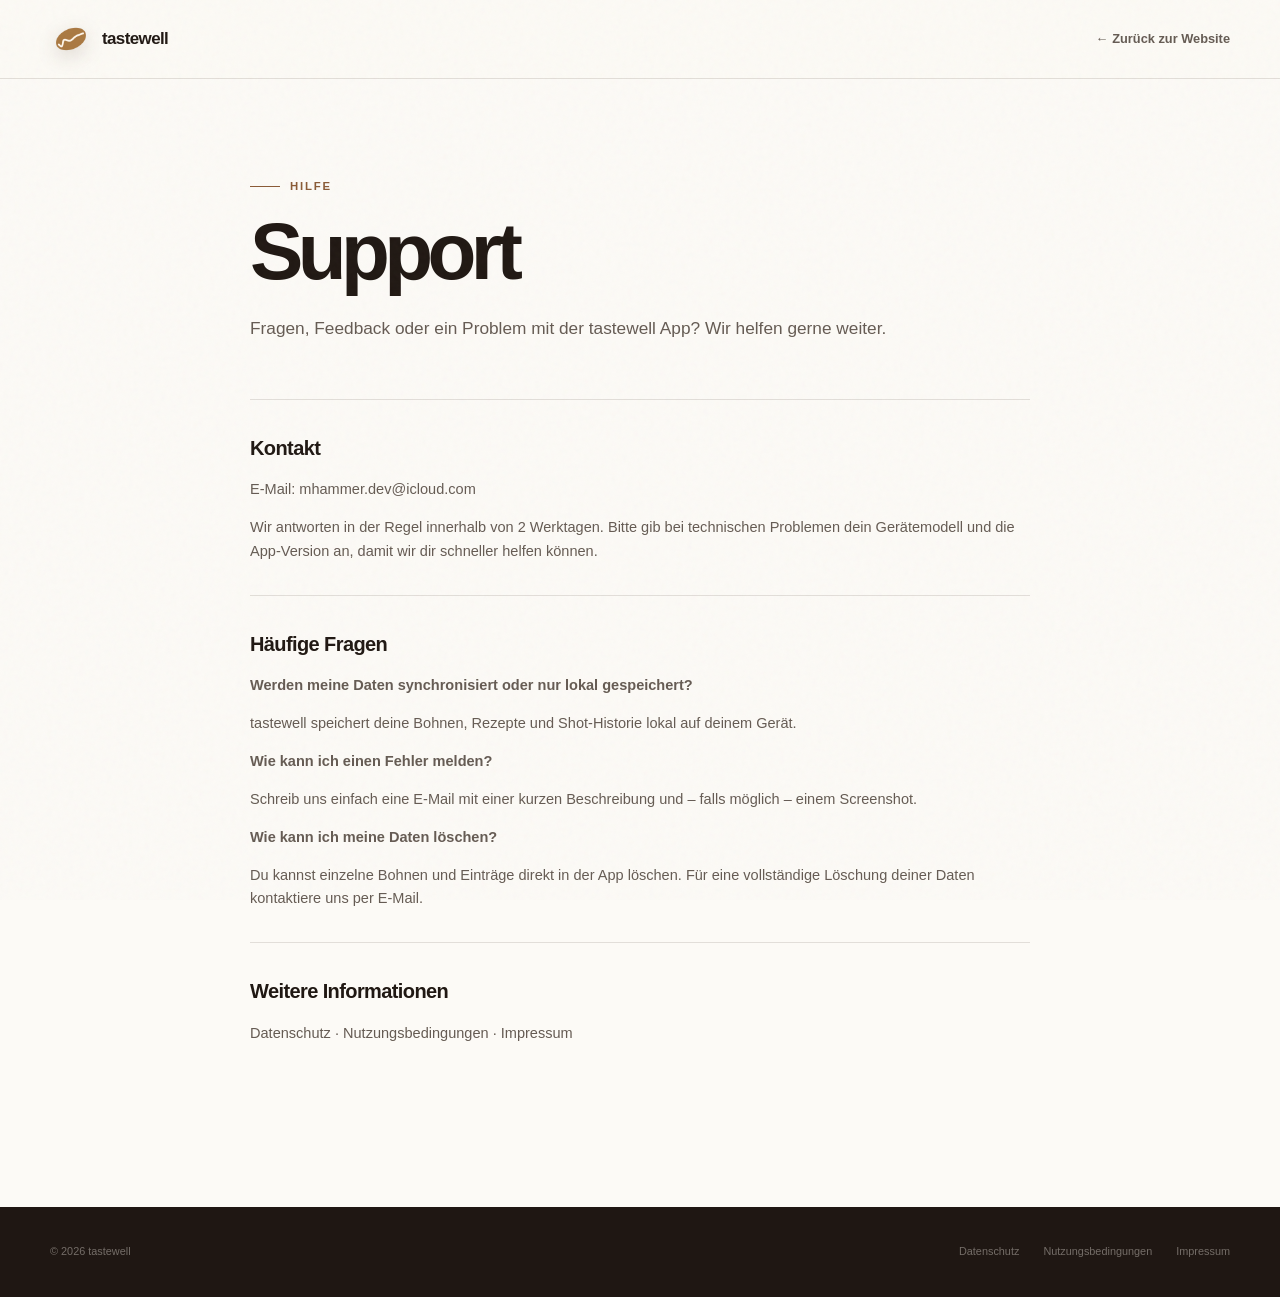
<file: support.html>
<!doctype html>
<html lang="de">
  <head>
    <meta charset="utf-8" />
    <meta name="viewport" content="width=device-width, initial-scale=1" />
    <meta name="robots" content="noindex, nofollow" />
    <meta name="theme-color" content="#fcfaf6" />
    <title>Support – tastewell</title>
    <link rel="icon" href="assets/images/app-icon.png" />
    <link rel="stylesheet" href="assets/css/styles.css" />
    <script src="assets/js/main.js" defer></script>
  </head>
  <body class="legal-page">
    <header class="legal-header">
      <div class="nav-shell">
        <a class="brand" href="index.html" aria-label="Zur tastewell Startseite">
          <img src="assets/images/app-icon.png" alt="" width="42" height="42" />
          <span>tastewell</span>
        </a>
        <a class="back-link" href="index.html">← Zurück zur Website</a>
      </div>
    </header>

    <main class="legal-main">
      <p class="eyebrow">Hilfe</p>
      <h1>Support</h1>
      <p class="legal-intro">Fragen, Feedback oder ein Problem mit der tastewell App? Wir helfen gerne weiter.</p>

      <div class="legal-content">
        <section>
          <h2>Kontakt</h2>
          <p>E-Mail: <a href="mailto:mhammer.dev@icloud.com">mhammer.dev@icloud.com</a></p>
          <p>Wir antworten in der Regel innerhalb von 2 Werktagen. Bitte gib bei technischen Problemen dein Gerätemodell und die App-Version an, damit wir dir schneller helfen können.</p>
        </section>
        <section>
          <h2>Häufige Fragen</h2>
          <p><strong>Werden meine Daten synchronisiert oder nur lokal gespeichert?</strong></p>
          <p>tastewell speichert deine Bohnen, Rezepte und Shot-Historie lokal auf deinem Gerät.</p>
          <p><strong>Wie kann ich einen Fehler melden?</strong></p>
          <p>Schreib uns einfach eine E-Mail mit einer kurzen Beschreibung und – falls möglich – einem Screenshot.</p>
          <p><strong>Wie kann ich meine Daten löschen?</strong></p>
          <p>Du kannst einzelne Bohnen und Einträge direkt in der App löschen. Für eine vollständige Löschung deiner Daten kontaktiere uns per E-Mail.</p>
        </section>
        <section>
          <h2>Weitere Informationen</h2>
          <p><a href="privacy.html">Datenschutz</a> · <a href="terms.html">Nutzungsbedingungen</a> · <a href="imprint.html">Impressum</a></p>
        </section>
      </div>
    </main>

    <footer class="site-footer">
      <div class="page-shell footer-bottom">
        <span>© <span data-year></span> tastewell</span>
        <nav aria-label="Rechtliche Hinweise">
          <a href="privacy.html">Datenschutz</a>
          <a href="terms.html">Nutzungsbedingungen</a>
          <a href="imprint.html">Impressum</a>
        </nav>
      </div>
    </footer>
  </body>
</html>
</file>
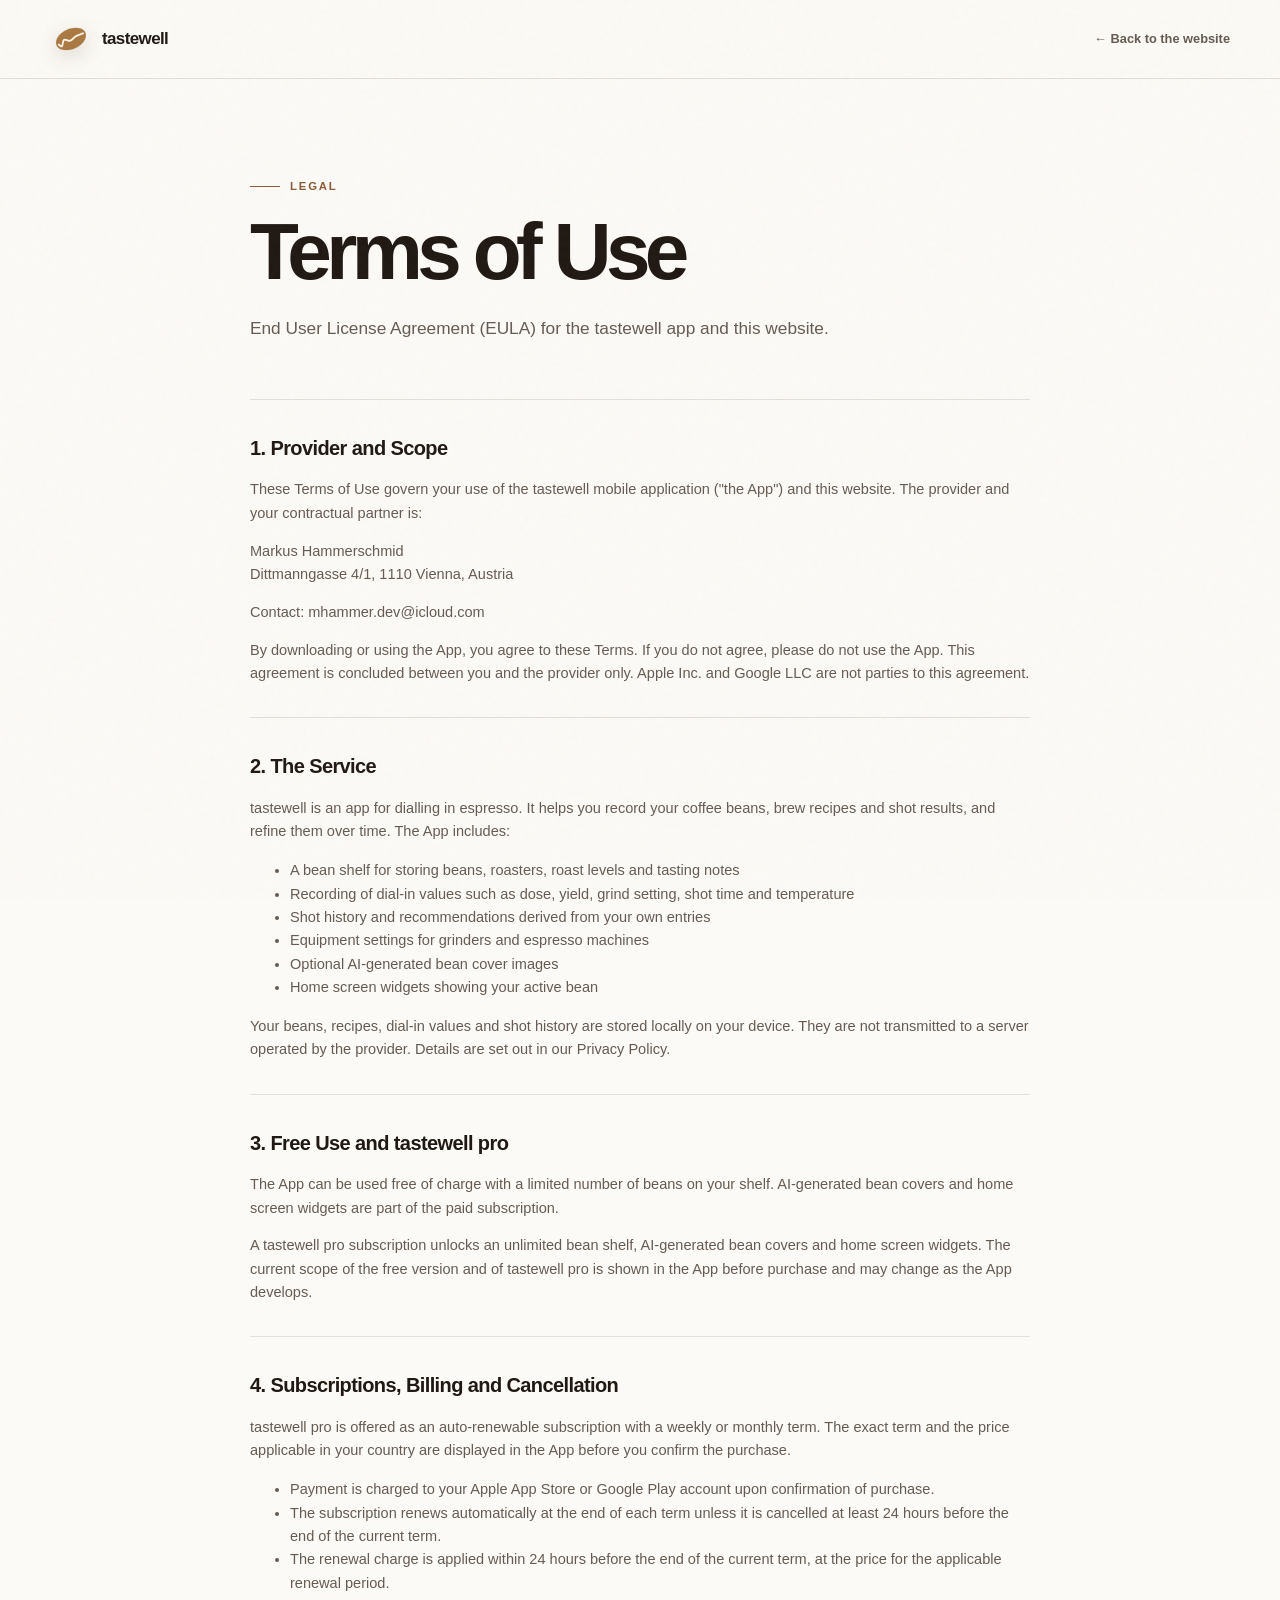
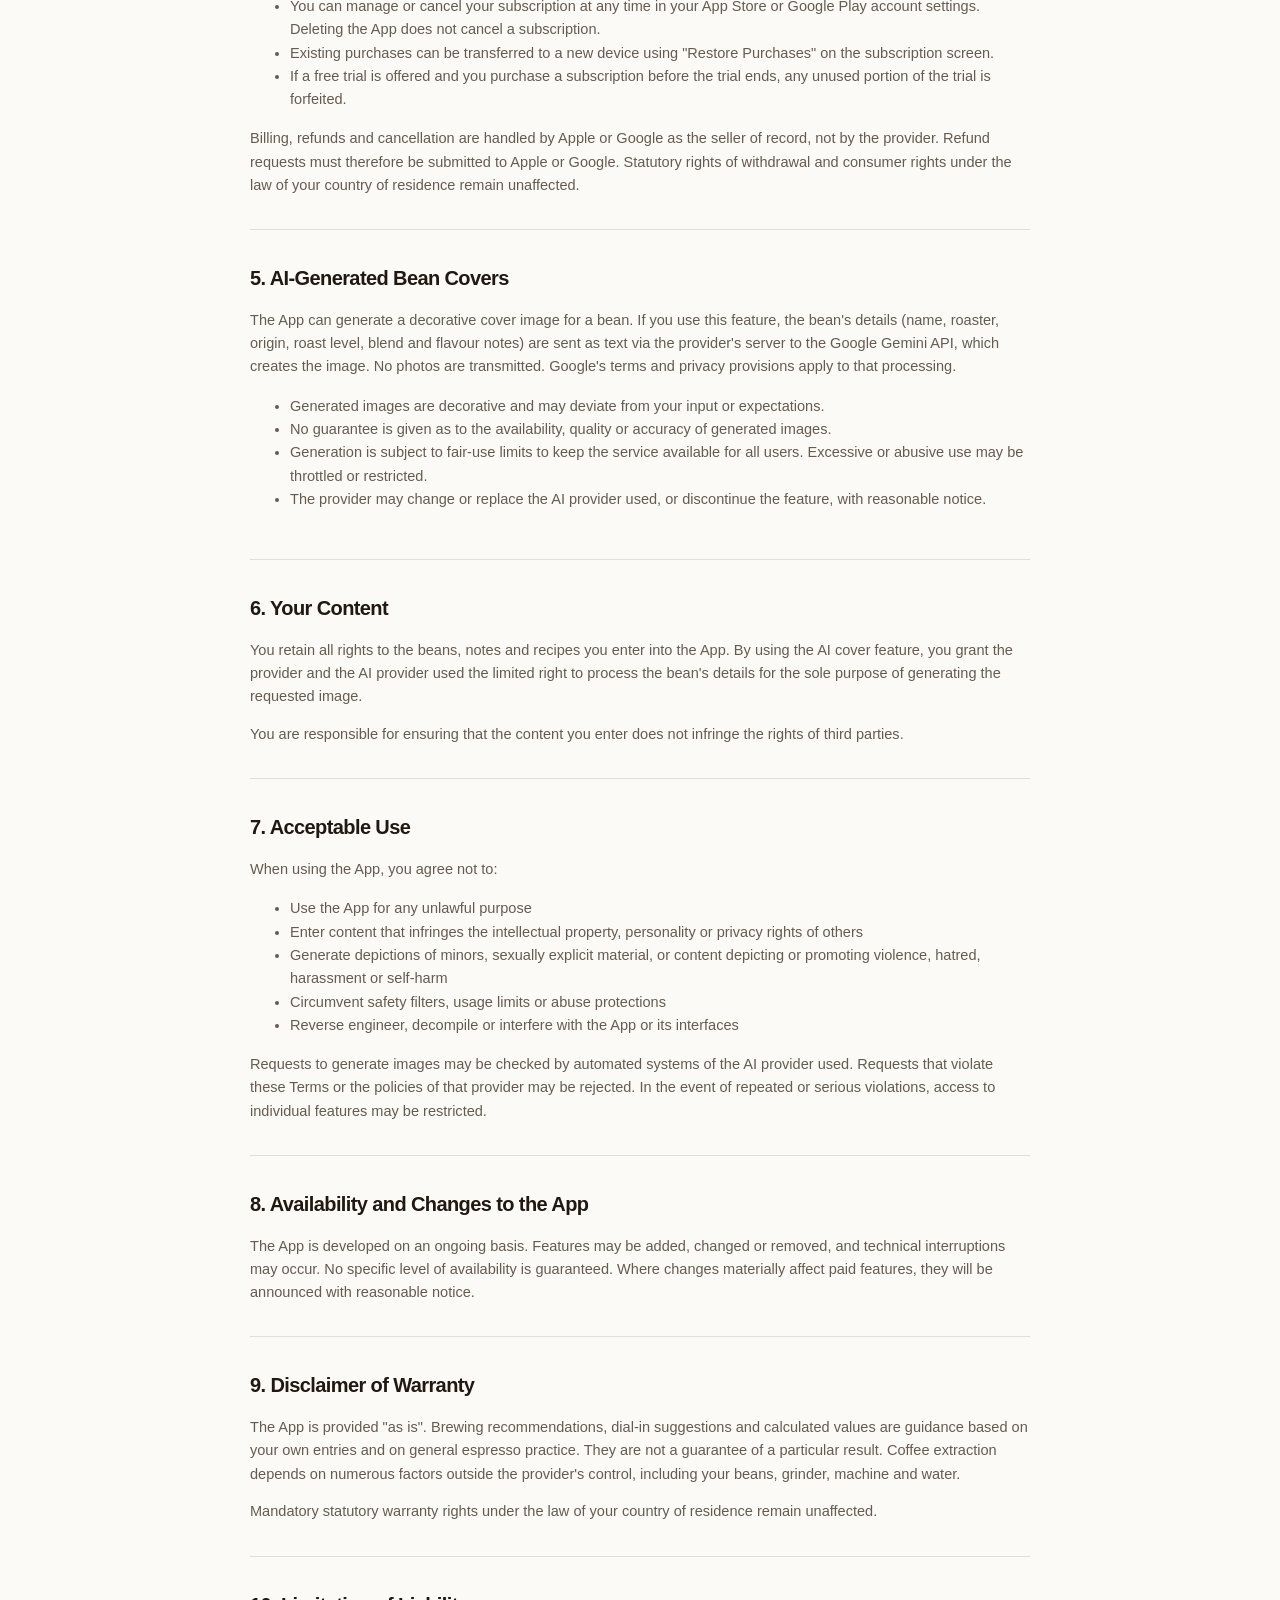
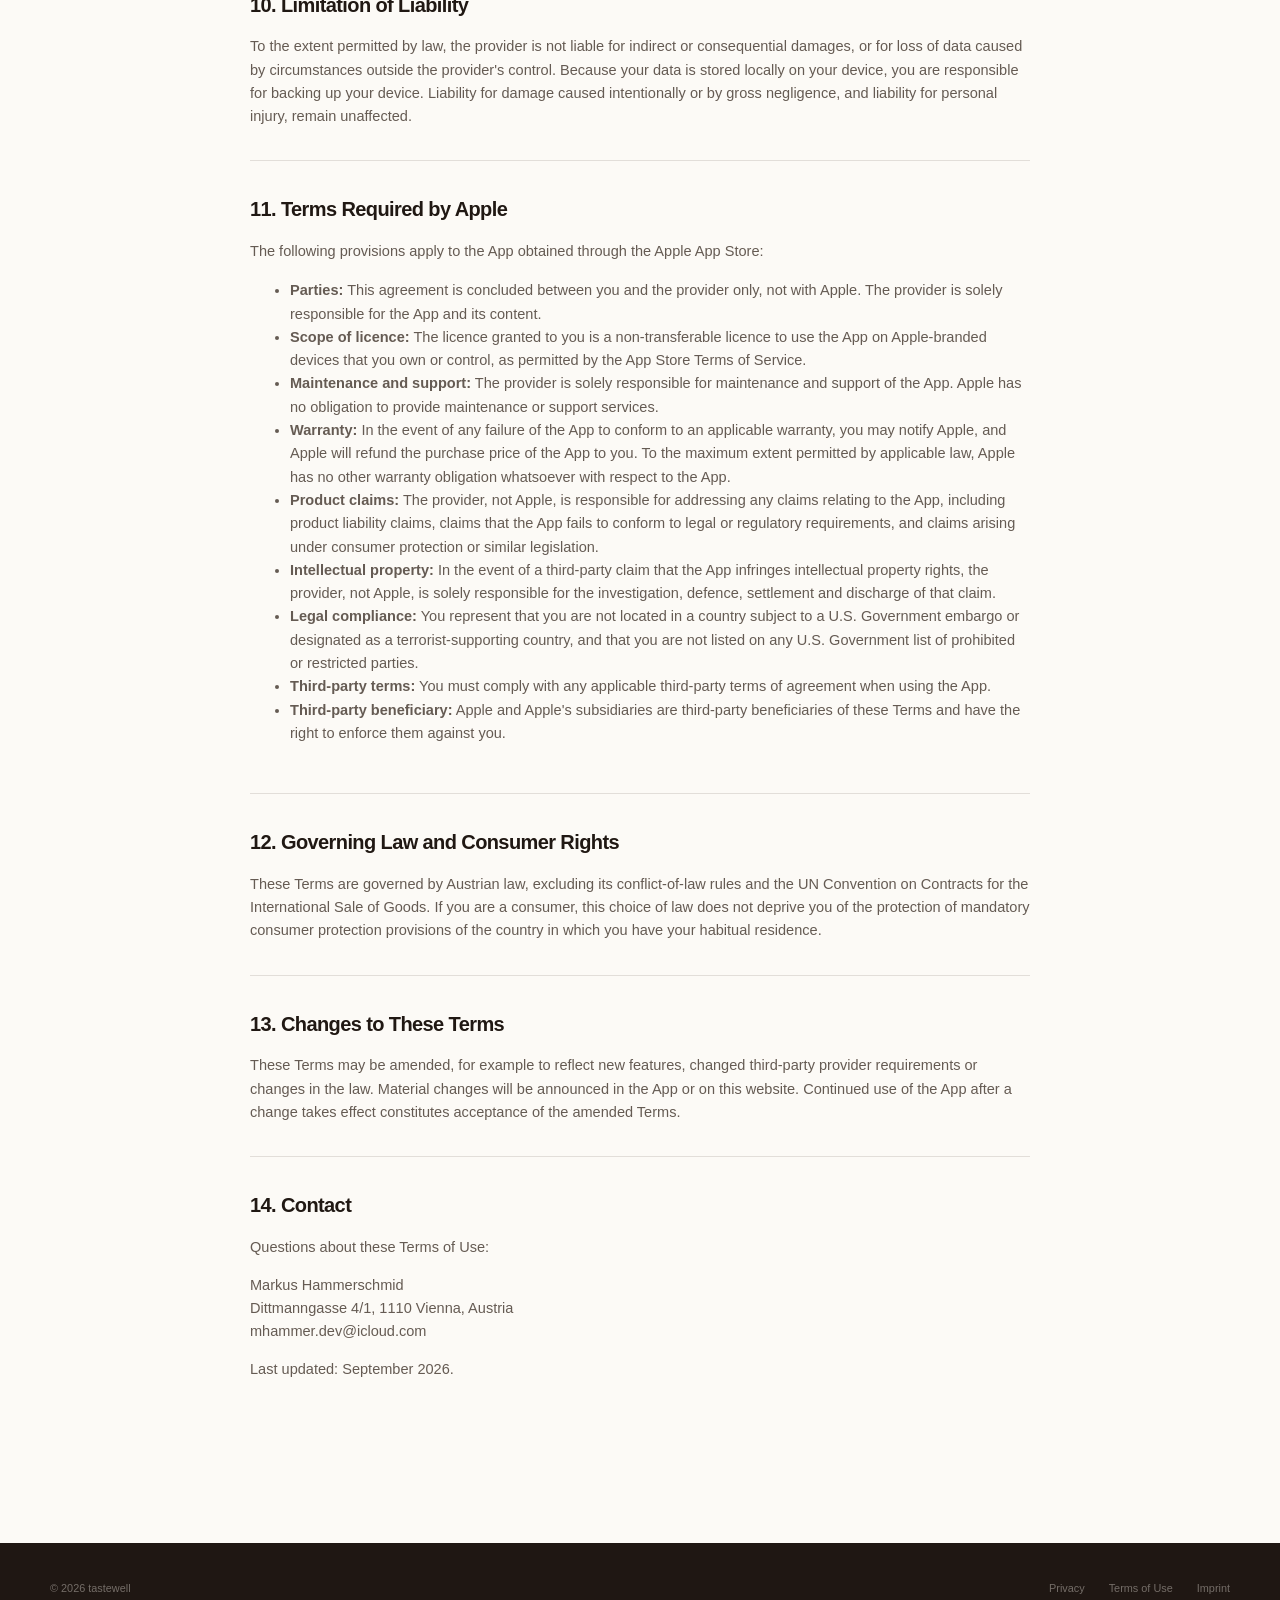
<file: terms.html>
<!doctype html>
<html lang="en">
  <head>
    <meta charset="utf-8" />
    <meta name="viewport" content="width=device-width, initial-scale=1" />
    <meta name="robots" content="noindex, nofollow" />
    <meta name="theme-color" content="#fcfaf6" />
    <title>Terms of Use – tastewell</title>
    <link rel="icon" href="assets/images/app-icon.png" />
    <link rel="stylesheet" href="assets/css/styles.css" />
    <script src="assets/js/main.js" defer></script>
  </head>
  <body class="legal-page">
    <header class="legal-header">
      <div class="nav-shell">
        <a class="brand" href="index.html" aria-label="To the tastewell homepage">
          <img src="assets/images/app-icon.png" alt="" width="42" height="42" />
          <span>tastewell</span>
        </a>
        <a class="back-link" href="index.html">← Back to the website</a>
      </div>
    </header>

    <main class="legal-main">
      <p class="eyebrow">Legal</p>
      <h1>Terms of Use</h1>
      <p class="legal-intro">End User License Agreement (EULA) for the tastewell app and this website.</p>

      <div class="legal-content">
        <section>
          <h2>1. Provider and Scope</h2>
          <p>These Terms of Use govern your use of the tastewell mobile application ("the App") and this website. The provider and your contractual partner is:</p>
          <p>Markus Hammerschmid<br />Dittmanngasse 4/1, 1110 Vienna, Austria</p>
          <p>Contact: <a href="mailto:mhammer.dev@icloud.com">mhammer.dev@icloud.com</a></p>
          <p>By downloading or using the App, you agree to these Terms. If you do not agree, please do not use the App. This agreement is concluded between you and the provider only. Apple Inc. and Google LLC are not parties to this agreement.</p>
        </section>

        <section>
          <h2>2. The Service</h2>
          <p>tastewell is an app for dialling in espresso. It helps you record your coffee beans, brew recipes and shot results, and refine them over time. The App includes:</p>
          <ul>
            <li>A bean shelf for storing beans, roasters, roast levels and tasting notes</li>
            <li>Recording of dial-in values such as dose, yield, grind setting, shot time and temperature</li>
            <li>Shot history and recommendations derived from your own entries</li>
            <li>Equipment settings for grinders and espresso machines</li>
            <li>Optional AI-generated bean cover images</li>
            <li>Home screen widgets showing your active bean</li>
          </ul>
          <p>Your beans, recipes, dial-in values and shot history are stored locally on your device. They are not transmitted to a server operated by the provider. Details are set out in our <a href="privacy.html">Privacy Policy</a>.</p>
        </section>

        <section>
          <h2>3. Free Use and tastewell pro</h2>
          <p>The App can be used free of charge with a limited number of beans on your shelf. AI-generated bean covers and home screen widgets are part of the paid subscription.</p>
          <p>A tastewell pro subscription unlocks an unlimited bean shelf, AI-generated bean covers and home screen widgets. The current scope of the free version and of tastewell pro is shown in the App before purchase and may change as the App develops.</p>
        </section>

        <section>
          <h2>4. Subscriptions, Billing and Cancellation</h2>
          <p>tastewell pro is offered as an auto-renewable subscription with a weekly or monthly term. The exact term and the price applicable in your country are displayed in the App before you confirm the purchase.</p>
          <ul>
            <li>Payment is charged to your Apple App Store or Google Play account upon confirmation of purchase.</li>
            <li>The subscription renews automatically at the end of each term unless it is cancelled at least 24 hours before the end of the current term.</li>
            <li>The renewal charge is applied within 24 hours before the end of the current term, at the price for the applicable renewal period.</li>
            <li>You can manage or cancel your subscription at any time in your App Store or Google Play account settings. Deleting the App does not cancel a subscription.</li>
            <li>Existing purchases can be transferred to a new device using "Restore Purchases" on the subscription screen.</li>
            <li>If a free trial is offered and you purchase a subscription before the trial ends, any unused portion of the trial is forfeited.</li>
          </ul>
          <p>Billing, refunds and cancellation are handled by Apple or Google as the seller of record, not by the provider. Refund requests must therefore be submitted to Apple or Google. Statutory rights of withdrawal and consumer rights under the law of your country of residence remain unaffected.</p>
        </section>

        <section>
          <h2>5. AI-Generated Bean Covers</h2>
          <p>The App can generate a decorative cover image for a bean. If you use this feature, the bean's details (name, roaster, origin, roast level, blend and flavour notes) are sent as text via the provider's server to the Google Gemini API, which creates the image. No photos are transmitted. Google's terms and privacy provisions apply to that processing.</p>
          <ul>
            <li>Generated images are decorative and may deviate from your input or expectations.</li>
            <li>No guarantee is given as to the availability, quality or accuracy of generated images.</li>
            <li>Generation is subject to fair-use limits to keep the service available for all users. Excessive or abusive use may be throttled or restricted.</li>
            <li>The provider may change or replace the AI provider used, or discontinue the feature, with reasonable notice.</li>
          </ul>
        </section>

        <section>
          <h2>6. Your Content</h2>
          <p>You retain all rights to the beans, notes and recipes you enter into the App. By using the AI cover feature, you grant the provider and the AI provider used the limited right to process the bean's details for the sole purpose of generating the requested image.</p>
          <p>You are responsible for ensuring that the content you enter does not infringe the rights of third parties.</p>
        </section>

        <section>
          <h2>7. Acceptable Use</h2>
          <p>When using the App, you agree not to:</p>
          <ul>
            <li>Use the App for any unlawful purpose</li>
            <li>Enter content that infringes the intellectual property, personality or privacy rights of others</li>
            <li>Generate depictions of minors, sexually explicit material, or content depicting or promoting violence, hatred, harassment or self-harm</li>
            <li>Circumvent safety filters, usage limits or abuse protections</li>
            <li>Reverse engineer, decompile or interfere with the App or its interfaces</li>
          </ul>
          <p>Requests to generate images may be checked by automated systems of the AI provider used. Requests that violate these Terms or the policies of that provider may be rejected. In the event of repeated or serious violations, access to individual features may be restricted.</p>
        </section>

        <section>
          <h2>8. Availability and Changes to the App</h2>
          <p>The App is developed on an ongoing basis. Features may be added, changed or removed, and technical interruptions may occur. No specific level of availability is guaranteed. Where changes materially affect paid features, they will be announced with reasonable notice.</p>
        </section>

        <section>
          <h2>9. Disclaimer of Warranty</h2>
          <p>The App is provided "as is". Brewing recommendations, dial-in suggestions and calculated values are guidance based on your own entries and on general espresso practice. They are not a guarantee of a particular result. Coffee extraction depends on numerous factors outside the provider's control, including your beans, grinder, machine and water.</p>
          <p>Mandatory statutory warranty rights under the law of your country of residence remain unaffected.</p>
        </section>

        <section>
          <h2>10. Limitation of Liability</h2>
          <p>To the extent permitted by law, the provider is not liable for indirect or consequential damages, or for loss of data caused by circumstances outside the provider's control. Because your data is stored locally on your device, you are responsible for backing up your device. Liability for damage caused intentionally or by gross negligence, and liability for personal injury, remain unaffected.</p>
        </section>

        <section>
          <h2>11. Terms Required by Apple</h2>
          <p>The following provisions apply to the App obtained through the Apple App Store:</p>
          <ul>
            <li><strong>Parties:</strong> This agreement is concluded between you and the provider only, not with Apple. The provider is solely responsible for the App and its content.</li>
            <li><strong>Scope of licence:</strong> The licence granted to you is a non-transferable licence to use the App on Apple-branded devices that you own or control, as permitted by the App Store Terms of Service.</li>
            <li><strong>Maintenance and support:</strong> The provider is solely responsible for maintenance and support of the App. Apple has no obligation to provide maintenance or support services.</li>
            <li><strong>Warranty:</strong> In the event of any failure of the App to conform to an applicable warranty, you may notify Apple, and Apple will refund the purchase price of the App to you. To the maximum extent permitted by applicable law, Apple has no other warranty obligation whatsoever with respect to the App.</li>
            <li><strong>Product claims:</strong> The provider, not Apple, is responsible for addressing any claims relating to the App, including product liability claims, claims that the App fails to conform to legal or regulatory requirements, and claims arising under consumer protection or similar legislation.</li>
            <li><strong>Intellectual property:</strong> In the event of a third-party claim that the App infringes intellectual property rights, the provider, not Apple, is solely responsible for the investigation, defence, settlement and discharge of that claim.</li>
            <li><strong>Legal compliance:</strong> You represent that you are not located in a country subject to a U.S. Government embargo or designated as a terrorist-supporting country, and that you are not listed on any U.S. Government list of prohibited or restricted parties.</li>
            <li><strong>Third-party terms:</strong> You must comply with any applicable third-party terms of agreement when using the App.</li>
            <li><strong>Third-party beneficiary:</strong> Apple and Apple's subsidiaries are third-party beneficiaries of these Terms and have the right to enforce them against you.</li>
          </ul>
        </section>

        <section>
          <h2>12. Governing Law and Consumer Rights</h2>
          <p>These Terms are governed by Austrian law, excluding its conflict-of-law rules and the UN Convention on Contracts for the International Sale of Goods. If you are a consumer, this choice of law does not deprive you of the protection of mandatory consumer protection provisions of the country in which you have your habitual residence.</p>
        </section>

        <section>
          <h2>13. Changes to These Terms</h2>
          <p>These Terms may be amended, for example to reflect new features, changed third-party provider requirements or changes in the law. Material changes will be announced in the App or on this website. Continued use of the App after a change takes effect constitutes acceptance of the amended Terms.</p>
        </section>

        <section>
          <h2>14. Contact</h2>
          <p>Questions about these Terms of Use:</p>
          <p>Markus Hammerschmid<br />Dittmanngasse 4/1, 1110 Vienna, Austria<br /><a href="mailto:mhammer.dev@icloud.com">mhammer.dev@icloud.com</a></p>
          <p>Last updated: September 2026.</p>
        </section>
      </div>
    </main>

    <footer class="site-footer">
      <div class="page-shell footer-bottom">
        <span>© <span data-year></span> tastewell</span>
        <nav aria-label="Legal information">
          <a href="privacy.html">Privacy</a>
          <a href="terms.html">Terms of Use</a>
          <a href="imprint.html">Imprint</a>
        </nav>
      </div>
    </footer>
  </body>
</html>
</file>
<file: assets/css/styles.css>
:root {
  --ink: #201813;
  --ink-soft: #655b53;
  --paper: #f5f0e8;
  --paper-deep: #ece3d7;
  --cream: #fffaf3;
  --white: #ffffff;
  --coffee: #8a5a36;
  --coffee-dark: #3a2318;
  --caramel: #c89b6c;
  --caramel-light: #e3c4a1;
  --lime: #dce5b0;
  --plum: #54283d;
  --line: rgba(50, 35, 25, 0.13);
  --shadow: 0 30px 80px rgba(60, 39, 24, 0.15);
  --radius-sm: 18px;
  --radius-md: 28px;
  --radius-lg: 42px;
  --shell: min(1180px, calc(100% - 48px));
  --ease: cubic-bezier(0.22, 1, 0.36, 1);
}

*,
*::before,
*::after {
  box-sizing: border-box;
}

html {
  scroll-behavior: smooth;
  background: var(--paper);
}

body {
  margin: 0;
  min-width: 320px;
  color: var(--ink);
  background:
    radial-gradient(circle at 8% 3%, rgba(216, 180, 141, 0.18), transparent 28rem),
    var(--paper);
  font-family: Inter, ui-sans-serif, -apple-system, BlinkMacSystemFont, "Segoe UI", sans-serif;
  font-size: 16px;
  line-height: 1.6;
  -webkit-font-smoothing: antialiased;
  text-rendering: optimizeLegibility;
}

body::before {
  position: fixed;
  inset: 0;
  z-index: 99;
  opacity: 0.04;
  pointer-events: none;
  content: "";
  background-image: url("data:image/svg+xml,%3Csvg viewBox='0 0 180 180' xmlns='http://www.w3.org/2000/svg'%3E%3Cfilter id='n'%3E%3CfeTurbulence type='fractalNoise' baseFrequency='.92' numOctaves='4' stitchTiles='stitch'/%3E%3C/filter%3E%3Crect width='100%25' height='100%25' filter='url(%23n)' opacity='.8'/%3E%3C/svg%3E");
}

img,
svg {
  display: block;
  max-width: 100%;
}

a {
  color: inherit;
  text-decoration: none;
}

button,
a {
  -webkit-tap-highlight-color: transparent;
}

button {
  color: inherit;
  font: inherit;
}

::selection {
  color: var(--cream);
  background: var(--coffee);
}

:focus-visible {
  outline: 3px solid var(--caramel);
  outline-offset: 4px;
}

.sr-only {
  position: absolute;
  width: 1px;
  height: 1px;
  padding: 0;
  margin: -1px;
  overflow: hidden;
  clip: rect(0, 0, 0, 0);
  white-space: nowrap;
  border: 0;
}

.skip-link {
  position: fixed;
  top: 12px;
  left: 12px;
  z-index: 120;
  padding: 10px 16px;
  color: var(--white);
  background: var(--coffee-dark);
  border-radius: 999px;
  transform: translateY(-160%);
  transition: transform 180ms ease;
}

.skip-link:focus {
  transform: translateY(0);
}

.page-shell {
  width: var(--shell);
  margin-inline: auto;
}

.section {
  position: relative;
  padding-block: 118px;
}

.site-header {
  position: fixed;
  z-index: 80;
  top: 0;
  left: 0;
  width: 100%;
  padding-block: 18px;
  transition:
    padding 300ms ease,
    background 300ms ease,
    border-color 300ms ease,
    box-shadow 300ms ease;
}

.site-header.is-scrolled {
  padding-block: 10px;
  background: rgba(247, 243, 236, 0.8);
  border-bottom: 1px solid rgba(45, 31, 22, 0.08);
  box-shadow: 0 12px 34px rgba(48, 31, 20, 0.06);
  backdrop-filter: blur(20px) saturate(1.2);
  -webkit-backdrop-filter: blur(20px) saturate(1.2);
}

.nav-shell {
  display: flex;
  align-items: center;
  justify-content: space-between;
  width: var(--shell);
  margin-inline: auto;
}

.brand {
  display: inline-flex;
  gap: 10px;
  align-items: center;
  font-size: 1.06rem;
  font-weight: 760;
  letter-spacing: -0.035em;
}

.brand img {
  width: 42px;
  height: 42px;
  object-fit: contain;
  filter: drop-shadow(0 6px 10px rgba(56, 34, 20, 0.16));
}

.main-nav {
  display: flex;
  gap: 31px;
  align-items: center;
  font-size: 0.86rem;
  font-weight: 650;
}

.main-nav > a:not(.nav-cta) {
  position: relative;
  color: rgba(32, 24, 19, 0.7);
  transition: color 180ms ease;
}

.main-nav > a:not(.nav-cta)::after {
  position: absolute;
  bottom: -5px;
  left: 0;
  width: 100%;
  height: 1px;
  content: "";
  background: currentColor;
  transform: scaleX(0);
  transform-origin: right;
  transition: transform 240ms var(--ease);
}

.main-nav > a:not(.nav-cta):hover {
  color: var(--ink);
}

.main-nav > a:not(.nav-cta):hover::after {
  transform: scaleX(1);
  transform-origin: left;
}

.nav-cta {
  display: inline-flex;
  gap: 12px;
  align-items: center;
  padding: 11px 17px;
  color: var(--cream);
  background: var(--coffee-dark);
  border-radius: 999px;
  box-shadow: 0 8px 20px rgba(58, 35, 24, 0.17);
  transition:
    transform 200ms var(--ease),
    background 200ms ease;
}

.nav-cta:hover {
  background: var(--coffee);
  transform: translateY(-2px);
}

.menu-toggle {
  display: none;
  width: 44px;
  height: 44px;
  padding: 0;
  background: transparent;
  border: 0;
  border-radius: 50%;
}

.menu-toggle span:not(.sr-only) {
  display: block;
  width: 22px;
  height: 1.5px;
  margin: 6px auto;
  background: currentColor;
  transition: transform 200ms ease;
}

.hero {
  min-height: 950px;
  padding-top: 168px;
  padding-bottom: 42px;
  overflow: clip;
}

.hero-grid {
  display: grid;
  grid-template-columns: minmax(0, 0.9fr) minmax(500px, 1.1fr);
  gap: 56px;
  align-items: center;
  min-height: 690px;
}

.hero-grid > * {
  min-width: 0;
}

.hero-copy {
  position: relative;
  z-index: 3;
  padding-bottom: 28px;
}

.eyebrow {
  display: flex;
  gap: 10px;
  align-items: center;
  margin: 0 0 22px;
  color: var(--coffee);
  font-size: 0.71rem;
  font-weight: 800;
  letter-spacing: 0.16em;
  line-height: 1.4;
  text-transform: uppercase;
}

.eyebrow::before {
  width: 30px;
  height: 1px;
  content: "";
  background: currentColor;
}

.eyebrow.light {
  color: var(--caramel-light);
}

.hero h1,
.section-heading h2,
.ritual-copy h2,
.cta-card h2 {
  margin: 0;
  font-size: clamp(3.8rem, 7vw, 6.45rem);
  font-weight: 710;
  letter-spacing: -0.075em;
  line-height: 0.94;
}

.hero h1 span,
.section-heading h2 span,
.ritual-copy h2 span,
.cta-card h2 span {
  color: var(--coffee);
  font-family: Iowan Old Style, Baskerville, "Times New Roman", serif;
  font-weight: 400;
  font-style: italic;
  letter-spacing: -0.055em;
}

.hero-lead {
  max-width: 560px;
  margin: 32px 0 0;
  color: var(--ink-soft);
  font-size: clamp(1rem, 1.5vw, 1.16rem);
  line-height: 1.75;
}

.hero-actions {
  display: flex;
  gap: 28px;
  align-items: center;
  margin-top: 36px;
}

.button {
  display: inline-flex;
  gap: 16px;
  align-items: center;
  justify-content: center;
  min-height: 56px;
  padding: 14px 21px 14px 25px;
  border: 1px solid transparent;
  border-radius: 999px;
  font-size: 0.9rem;
  font-weight: 750;
  letter-spacing: -0.015em;
  transition:
    transform 220ms var(--ease),
    box-shadow 220ms ease,
    background 220ms ease;
}

.button:hover {
  transform: translateY(-3px);
}

.button-primary {
  color: var(--cream);
  background: var(--coffee-dark);
  box-shadow: 0 13px 28px rgba(58, 35, 24, 0.22);
}

.button-primary:hover {
  background: var(--coffee);
  box-shadow: 0 18px 35px rgba(58, 35, 24, 0.24);
}

.button-icon {
  display: grid;
  width: 30px;
  height: 30px;
  place-items: center;
  color: var(--coffee-dark);
  background: var(--caramel-light);
  border-radius: 50%;
}

.text-link {
  padding-block: 8px;
  font-size: 0.88rem;
  font-weight: 750;
  border-bottom: 1px solid rgba(42, 28, 19, 0.3);
  transition: border-color 180ms ease;
}

.text-link:hover {
  border-color: var(--coffee);
}

.hero-facts {
  display: flex;
  flex-wrap: wrap;
  gap: 11px 18px;
  padding: 0;
  margin: 33px 0 0;
  color: rgba(32, 24, 19, 0.57);
  font-size: 0.73rem;
  font-weight: 650;
  list-style: none;
}

.hero-facts li {
  display: flex;
  gap: 6px;
  align-items: center;
}

.hero-facts li span {
  display: grid;
  width: 17px;
  height: 17px;
  place-items: center;
  color: var(--coffee-dark);
  background: rgba(197, 153, 108, 0.25);
  border-radius: 50%;
  font-size: 0.61rem;
}

.hero-glow {
  position: absolute;
  pointer-events: none;
  filter: blur(2px);
  border-radius: 50%;
}

.hero-glow-one {
  top: -250px;
  right: -160px;
  width: 700px;
  height: 700px;
  opacity: 0.5;
  background: radial-gradient(circle, rgba(211, 172, 129, 0.44), rgba(245, 240, 232, 0) 68%);
}

.hero-glow-two {
  bottom: 20px;
  left: -300px;
  width: 590px;
  height: 590px;
  background: radial-gradient(circle, rgba(196, 147, 111, 0.13), rgba(245, 240, 232, 0) 70%);
}

.hero-stage {
  --pointer-x: 0px;
  --pointer-y: 0px;
  --pointer-phone-x: 0px;
  --pointer-phone-y: 0px;
  --pointer-float-x: 0px;
  --pointer-float-y: 0px;
  --pointer-far-x: 0px;
  --pointer-far-y: 0px;
  position: relative;
  min-height: 700px;
  isolation: isolate;
}

.hero-stage::before {
  position: absolute;
  z-index: -2;
  top: 50%;
  left: 50%;
  width: 575px;
  height: 575px;
  content: "";
  background:
    radial-gradient(circle at 64% 28%, rgba(255, 246, 228, 0.88), transparent 28%),
    linear-gradient(145deg, #c79a72 0%, #ab7355 43%, #673d32 100%);
  border: 1px solid rgba(255, 255, 255, 0.44);
  border-radius: 50%;
  box-shadow:
    inset 0 1px 0 rgba(255, 255, 255, 0.45),
    0 60px 100px rgba(82, 48, 30, 0.25);
  transform: translate(-49%, -49%);
}

.hero-stage::after {
  position: absolute;
  z-index: -1;
  right: -12px;
  bottom: 42px;
  width: 90%;
  height: 150px;
  content: "";
  opacity: 0.32;
  background: #3b2419;
  filter: blur(56px);
  border-radius: 50%;
  transform: rotate(-6deg);
}

.stage-orbit {
  position: absolute;
  z-index: -1;
  top: 50%;
  left: 50%;
  pointer-events: none;
  border: 1px solid rgba(80, 47, 30, 0.18);
  border-radius: 50%;
  transform: translate(-50%, -50%);
}

.stage-orbit-one {
  width: 645px;
  height: 645px;
}

.stage-orbit-two {
  width: 715px;
  height: 715px;
  opacity: 0.55;
}

.phone-wrap {
  position: absolute;
  z-index: 3;
  top: 4px;
  left: 50%;
  width: 322px;
  transform: translate3d(calc(-50% + var(--pointer-phone-x)), var(--pointer-phone-y), 0) rotate(3.5deg);
  transition: transform 500ms var(--ease);
}

.phone {
  padding: 8px;
  background: linear-gradient(145deg, #403c3b, #151312 66%, #504b49);
  border: 1px solid rgba(255, 255, 255, 0.42);
  border-radius: 51px;
  box-shadow:
    0 42px 68px rgba(46, 27, 18, 0.34),
    inset 0 0 0 2px rgba(0, 0, 0, 0.55),
    inset 0 0 0 4px rgba(255, 255, 255, 0.1);
}

.phone-frame {
  padding: 3px;
  background: #090807;
  border-radius: 44px;
}

.phone-screen {
  position: relative;
  min-height: 646px;
  padding: 17px 17px 20px;
  overflow: hidden;
  color: #211914;
  background: #faf7f2;
  border-radius: 41px;
}

.phone-status {
  display: flex;
  align-items: center;
  justify-content: space-between;
  height: 30px;
  padding: 0 5px;
  font-size: 0.58rem;
  font-weight: 780;
}

.dynamic-island {
  position: absolute;
  top: 13px;
  left: 50%;
  width: 84px;
  height: 24px;
  background: #090807;
  border-radius: 999px;
  transform: translateX(-50%);
}

.app-topbar {
  display: flex;
  align-items: end;
  justify-content: space-between;
  margin-top: 16px;
}

.app-topbar div {
  display: flex;
  flex-direction: column;
}

.app-topbar small,
.recipe-head small,
.bean-copy small,
.recipe-grid small {
  color: #817872;
  font-size: 0.57rem;
}

.app-topbar strong {
  margin-top: 2px;
  font-size: 1.64rem;
  letter-spacing: -0.06em;
}

.avatar {
  display: grid;
  width: 31px;
  height: 31px;
  place-items: center;
  color: var(--cream);
  background: #a96e43;
  border-radius: 50%;
  font-size: 0.65rem;
  font-weight: 750;
}

.bean-card {
  display: grid;
  grid-template-columns: 101px 1fr;
  gap: 12px;
  align-items: center;
  padding: 10px;
  margin-top: 17px;
  background: #fff;
  border: 1px solid rgba(48, 31, 22, 0.08);
  border-radius: 21px;
  box-shadow: 0 11px 26px rgba(73, 47, 29, 0.08);
}

.bean-art {
  position: relative;
  height: 126px;
  overflow: hidden;
  background:
    radial-gradient(circle at 25% 26%, #e28e62 0 12%, transparent 13%),
    radial-gradient(circle at 82% 72%, #d67a51 0 20%, transparent 21%),
    radial-gradient(circle at 59% 26%, #66333b 0 28%, transparent 29%),
    linear-gradient(145deg, #2a1821, #8c4c45 53%, #cf8a57);
  border-radius: 14px;
}

.bean-art::before,
.bean-art::after {
  position: absolute;
  width: 88px;
  height: 45px;
  content: "";
  border: 9px solid rgba(255, 220, 176, 0.22);
  border-radius: 50%;
  transform: rotate(-35deg);
}

.bean-art::before {
  top: 24px;
  left: -24px;
}

.bean-art::after {
  right: -27px;
  bottom: 17px;
}

.bean-art-line {
  position: absolute;
  top: 17px;
  left: 50%;
  width: 3px;
  height: 42px;
  background: #f4dfc5;
  border-radius: 50%;
  transform: rotate(45deg);
}

.bean-art-label {
  position: absolute;
  right: 8px;
  bottom: 7px;
  color: rgba(255, 255, 255, 0.8);
  font-size: 0.43rem;
  font-weight: 850;
  letter-spacing: 0.18em;
}

.bean-copy {
  display: flex;
  flex-direction: column;
  align-items: flex-start;
}

.bean-copy strong {
  margin: 10px 0 2px;
  font-size: 1rem;
  letter-spacing: -0.04em;
}

.pill {
  display: inline-block;
  padding: 4px 8px;
  border-radius: 999px;
  font-size: 0.46rem;
  font-weight: 780;
}

.pill-warm {
  color: #724627;
  background: #f1decb;
}

.recipe-head {
  display: flex;
  align-items: end;
  justify-content: space-between;
  margin: 25px 3px 10px;
}

.recipe-head > div {
  display: flex;
  flex-direction: column;
}

.recipe-head strong {
  font-size: 0.87rem;
}

.confidence {
  padding: 4px 7px;
  color: #5a641f;
  background: #e9edce;
  border-radius: 999px;
  font-size: 0.5rem;
  font-weight: 780;
}

.recipe-grid {
  display: grid;
  grid-template-columns: repeat(3, 1fr);
  overflow: hidden;
  background: #fff;
  border: 1px solid rgba(48, 31, 22, 0.08);
  border-radius: 17px;
}

.recipe-grid > div {
  display: flex;
  flex-direction: column;
  align-items: center;
  padding: 14px 6px;
}

.recipe-grid > div + div {
  border-left: 1px solid rgba(48, 31, 22, 0.08);
}

.recipe-grid strong {
  font-size: 0.94rem;
  letter-spacing: -0.04em;
}

.recipe-grid em {
  margin-left: 1px;
  color: #817872;
  font-size: 0.5rem;
  font-weight: 600;
  font-style: normal;
}

.taste-line {
  display: flex;
  gap: 8px;
  align-items: center;
  margin: 18px 4px 0;
  color: #7d736c;
  font-size: 0.51rem;
}

.taste-track {
  position: relative;
  flex: 1;
  height: 6px;
  background: linear-gradient(90deg, #e5c379, #d7deb0, #b7775f);
  border-radius: 999px;
}

.taste-track i {
  position: absolute;
  top: 50%;
  left: 51%;
  width: 13px;
  height: 13px;
  background: #fff;
  border: 3px solid #717b38;
  border-radius: 50%;
  box-shadow: 0 2px 5px rgba(0, 0, 0, 0.16);
  transform: translate(-50%, -50%);
}

.app-button {
  display: flex;
  align-items: center;
  justify-content: space-between;
  width: 100%;
  padding: 13px 16px;
  margin-top: 19px;
  color: #fffaf2;
  background: #8a5a36;
  border: 0;
  border-radius: 14px;
  font-size: 0.67rem;
  font-weight: 750;
}

.phone-home-indicator {
  position: absolute;
  bottom: 7px;
  left: 50%;
  width: 88px;
  height: 3px;
  background: #17110e;
  border-radius: 999px;
  transform: translateX(-50%);
}

.floating-card {
  position: absolute;
  z-index: 7;
  display: flex;
  align-items: center;
  color: var(--ink);
  background: rgba(255, 251, 244, 0.84);
  border: 1px solid rgba(255, 255, 255, 0.62);
  border-radius: 18px;
  box-shadow: 0 20px 45px rgba(54, 33, 22, 0.2);
  backdrop-filter: blur(16px);
  -webkit-backdrop-filter: blur(16px);
  transition: transform 500ms var(--ease);
}

.floating-card div {
  display: flex;
  flex-direction: column;
}

.floating-card small {
  color: #847970;
  font-size: 0.58rem;
}

.floating-card strong {
  font-size: 0.77rem;
  letter-spacing: -0.02em;
}

.balance-card {
  top: 111px;
  left: -1px;
  gap: 10px;
  width: 190px;
  padding: 13px;
  transform: translate3d(var(--pointer-float-x), var(--pointer-float-y), 0) rotate(-4deg);
}

.pulse-dot {
  position: relative;
  width: 31px;
  height: 31px;
  background: #dfe7af;
  border-radius: 50%;
}

.pulse-dot::before,
.pulse-dot::after {
  position: absolute;
  top: 50%;
  left: 50%;
  content: "";
  border-radius: 50%;
  transform: translate(-50%, -50%);
}

.pulse-dot::before {
  width: 9px;
  height: 9px;
  background: #727b32;
}

.pulse-dot::after {
  width: 18px;
  height: 18px;
  border: 1px solid rgba(114, 123, 50, 0.35);
  animation: pulse 2.4s ease infinite;
}

.tiny-check {
  display: grid;
  width: 21px;
  height: 21px;
  margin-left: auto;
  place-items: center;
  color: #fff;
  background: #737d32;
  border-radius: 50%;
  font-size: 0.61rem;
}

.recipe-card {
  right: -17px;
  bottom: 102px;
  gap: 11px;
  width: 206px;
  padding: 13px;
  transform: translate3d(var(--pointer-far-x), var(--pointer-far-y), 0) rotate(4deg);
}

.recipe-icon {
  display: grid;
  flex: 0 0 auto;
  width: 34px;
  height: 34px;
  place-items: center;
  color: var(--cream);
  background: var(--coffee);
  border-radius: 11px;
}

.steam {
  position: absolute;
  z-index: 1;
  width: 94px;
  overflow: visible;
  fill: none;
  stroke: rgba(255, 248, 235, 0.55);
  stroke-width: 4px;
  stroke-linecap: round;
  filter: blur(0.4px);
}

.steam path {
  stroke-dasharray: 330;
  stroke-dashoffset: 330;
  animation: drawSteam 5s ease-in-out infinite;
}

.steam-one {
  top: -78px;
  right: 127px;
  transform: rotate(7deg);
}

.steam-two {
  top: -91px;
  right: 221px;
  opacity: 0.56;
  transform: scale(0.8) rotate(-10deg);
}

.steam-two path {
  animation-delay: 1.2s;
}

.brand-strip {
  display: flex;
  align-items: center;
  justify-content: space-between;
  padding: 20px 29px;
  color: rgba(44, 31, 23, 0.54);
  background: rgba(255, 252, 247, 0.52);
  border: 1px solid rgba(66, 45, 31, 0.08);
  border-radius: 999px;
  font-size: 0.69rem;
  font-weight: 780;
  letter-spacing: 0.12em;
  text-transform: uppercase;
}

.brand-strip i {
  width: 4px;
  height: 4px;
  background: var(--caramel);
  border-radius: 50%;
}

.section-heading {
  margin-bottom: 58px;
}

.section-heading.centered {
  max-width: 770px;
  margin-inline: auto;
  text-align: center;
}

.section-heading.centered .eyebrow {
  justify-content: center;
}

.section-heading h2,
.ritual-copy h2,
.cta-card h2 {
  font-size: clamp(3rem, 5.2vw, 5.4rem);
}

.section-heading > p:not(.eyebrow),
.section-heading.split > p,
.ritual-copy > p:not(.eyebrow),
.cta-card > p:not(.eyebrow) {
  max-width: 610px;
  margin: 25px auto 0;
  color: var(--ink-soft);
  font-size: 1.05rem;
  line-height: 1.75;
}

.problem-section {
  padding-top: 148px;
  background: #fcfaf6;
}

.problem-grid {
  display: grid;
  grid-template-columns: 1fr 1fr;
  gap: 20px;
}

.problem-card {
  position: relative;
  min-height: 500px;
  padding: 38px;
  overflow: hidden;
  border-radius: var(--radius-lg);
}

.problem-card-muted {
  background: #e7e1d9;
}

.problem-card-focus {
  color: var(--cream);
  background:
    radial-gradient(circle at 85% 10%, rgba(175, 109, 70, 0.5), transparent 40%),
    var(--coffee-dark);
  box-shadow: var(--shadow);
}

.card-number {
  display: inline-flex;
  align-items: center;
  min-height: 28px;
  padding: 5px 11px;
  color: rgba(44, 31, 23, 0.64);
  background: rgba(255, 255, 255, 0.5);
  border: 1px solid rgba(255, 255, 255, 0.62);
  border-radius: 999px;
  font-size: 0.62rem;
  font-weight: 780;
  letter-spacing: 0.1em;
  text-transform: uppercase;
}

.problem-card-focus .card-number {
  color: var(--cream);
  background: rgba(255, 255, 255, 0.08);
  border-color: rgba(255, 255, 255, 0.15);
}

.problem-card h3 {
  margin: 24px 0 0;
  font-size: clamp(1.8rem, 3vw, 2.65rem);
  letter-spacing: -0.055em;
  line-height: 1.08;
}

.chaos-visual {
  position: absolute;
  inset: 215px 28px 20px;
}

.chaos-visual span {
  position: absolute;
  z-index: 2;
  top: var(--y);
  left: var(--x);
  padding: 10px 15px;
  color: rgba(50, 39, 31, 0.7);
  background: rgba(255, 255, 255, 0.62);
  border: 1px solid rgba(255, 255, 255, 0.78);
  border-radius: 11px;
  box-shadow: 0 9px 22px rgba(50, 33, 21, 0.08);
  font-size: 0.73rem;
  font-weight: 700;
  transform: rotate(var(--r));
}

.chaos-visual svg {
  position: absolute;
  right: 0;
  bottom: 6px;
  left: 0;
  width: 100%;
  height: 180px;
  fill: none;
  stroke: rgba(87, 67, 53, 0.2);
  stroke-width: 3px;
  stroke-dasharray: 9 9;
}

.focus-visual {
  position: absolute;
  right: 38px;
  bottom: 42px;
  left: 38px;
}

.focus-labels {
  display: flex;
  align-items: center;
  justify-content: space-between;
  color: rgba(255, 250, 243, 0.48);
  font-size: 0.65rem;
}

.focus-labels strong {
  color: #e4e9ba;
  font-size: 0.75rem;
}

.focus-track {
  position: relative;
  height: 14px;
  margin-top: 13px;
  background: linear-gradient(90deg, #b76f4d, #d4c779 45%, #abbc76 53%, #bd795c);
  border: 4px solid rgba(255, 255, 255, 0.1);
  border-radius: 999px;
  box-shadow: 0 0 0 1px rgba(0, 0, 0, 0.2);
}

.focus-zone {
  position: absolute;
  top: -5px;
  left: 42%;
  width: 20%;
  height: 16px;
  border: 1px solid rgba(255, 255, 255, 0.55);
  border-radius: 999px;
}

.focus-track i {
  position: absolute;
  z-index: 2;
  top: 50%;
  left: 54%;
  width: 24px;
  height: 24px;
  background: #f8f3e9;
  border: 6px solid #87944d;
  border-radius: 50%;
  box-shadow: 0 6px 13px rgba(0, 0, 0, 0.25);
  transform: translate(-50%, -50%);
}

.focus-visual p {
  display: flex;
  gap: 11px;
  align-items: center;
  padding: 16px;
  margin: 24px 0 0;
  color: rgba(255, 250, 243, 0.8);
  background: rgba(255, 255, 255, 0.07);
  border: 1px solid rgba(255, 255, 255, 0.1);
  border-radius: 15px;
  font-size: 0.77rem;
}

.focus-visual p span {
  display: grid;
  width: 26px;
  height: 26px;
  place-items: center;
  color: var(--coffee-dark);
  background: var(--caramel-light);
  border-radius: 8px;
}

.steps-section {
  background: var(--paper);
}

.section-heading.split {
  display: grid;
  grid-template-columns: 1.2fr 0.8fr;
  gap: 70px;
  align-items: end;
}

.section-heading.split > p {
  margin: 0 0 5px;
}

.steps-list {
  border-top: 1px solid var(--line);
}

.step-card {
  display: grid;
  grid-template-columns: 1fr 0.8fr;
  gap: 64px;
  align-items: center;
  min-height: 240px;
  padding: 35px 10px;
  border-bottom: 1px solid var(--line);
}

.step-copy {
  display: grid;
  grid-template-columns: 70px 1fr;
  gap: 22px;
}

.step-index {
  display: grid;
  width: 44px;
  height: 44px;
  place-items: center;
  color: var(--coffee);
  background: rgba(200, 155, 108, 0.16);
  border: 1px solid rgba(138, 90, 54, 0.18);
  border-radius: 50%;
  font-size: 0.66rem;
  font-weight: 800;
}

.step-copy h3 {
  margin: 3px 0 11px;
  font-size: 1.65rem;
  letter-spacing: -0.045em;
}

.step-copy p {
  max-width: 480px;
  margin: 0;
  color: var(--ink-soft);
  font-size: 0.92rem;
}

.step-visual {
  min-height: 160px;
  padding: 22px;
  background: rgba(255, 253, 249, 0.68);
  border: 1px solid rgba(68, 45, 29, 0.09);
  border-radius: var(--radius-md);
  box-shadow: inset 0 1px 0 rgba(255, 255, 255, 0.7);
}

.equipment-visual {
  display: grid;
  gap: 8px;
}

.equipment-chip {
  display: flex;
  gap: 10px;
  align-items: center;
  padding: 10px 13px;
  color: #786e66;
  background: rgba(255, 255, 255, 0.65);
  border: 1px solid rgba(61, 42, 29, 0.07);
  border-radius: 12px;
  font-size: 0.72rem;
  font-weight: 680;
}

.equipment-chip.selected {
  color: var(--cream);
  background: var(--coffee);
  box-shadow: 0 9px 18px rgba(108, 66, 38, 0.2);
}

.scale-visual {
  display: grid;
  grid-template-columns: 1fr 1fr;
  gap: 12px;
  align-items: center;
  background: #29201b;
}

.scale-display {
  display: flex;
  align-items: baseline;
  justify-content: center;
  height: 95px;
  padding-top: 20px;
  color: #e6e9b6;
  background: #191412;
  border: 1px solid rgba(255, 255, 255, 0.08);
  border-radius: 14px;
  box-shadow: inset 0 3px 15px rgba(0, 0, 0, 0.35);
}

.scale-display strong {
  font-family: ui-monospace, SFMono-Regular, Menlo, monospace;
  font-size: 1.8rem;
  letter-spacing: 0.05em;
}

.scale-display span {
  margin-left: 4px;
  font-size: 0.7rem;
}

.scale-timer {
  display: flex;
  gap: 7px;
  align-items: center;
  justify-content: center;
  color: rgba(255, 255, 255, 0.7);
  font-family: ui-monospace, SFMono-Regular, Menlo, monospace;
  font-size: 0.83rem;
}

.scale-timer i {
  width: 8px;
  height: 8px;
  background: #c2775e;
  border-radius: 50%;
  box-shadow: 0 0 0 4px rgba(194, 119, 94, 0.15);
}

.taste-visual {
  display: flex;
  gap: 8px;
  align-items: center;
  justify-content: center;
}

.taste-visual > span {
  padding: 11px 15px;
  color: #776c64;
  background: rgba(255, 255, 255, 0.72);
  border: 1px solid rgba(63, 42, 27, 0.08);
  border-radius: 999px;
  font-size: 0.7rem;
  font-weight: 720;
}

.taste-visual .taste-choice.active {
  display: inline-flex;
  gap: 7px;
  align-items: center;
  color: #4d5624;
  background: #e5eabc;
  border-color: #d6dda1;
}

.taste-choice i {
  display: grid;
  width: 18px;
  height: 18px;
  place-items: center;
  color: #fff;
  background: #7b8638;
  border-radius: 50%;
  font-size: 0.55rem;
  font-style: normal;
}

.features-section {
  background: #fcfaf6;
}

.bento-grid {
  display: grid;
  grid-template-columns: 0.88fr 1.12fr;
  gap: 20px;
}

.bento-card {
  position: relative;
  min-height: 510px;
  padding: 38px;
  overflow: hidden;
  background: var(--paper-deep);
  border-radius: var(--radius-lg);
  isolation: isolate;
}

.bento-copy {
  position: relative;
  z-index: 3;
}

.bento-copy h3 {
  margin: 20px 0 12px;
  font-size: clamp(1.7rem, 3vw, 2.6rem);
  letter-spacing: -0.055em;
  line-height: 1.07;
}

.bento-copy p {
  max-width: 390px;
  margin: 0;
  color: var(--ink-soft);
  font-size: 0.88rem;
  line-height: 1.7;
}

.feature-icon {
  display: grid;
  width: 42px;
  height: 42px;
  place-items: center;
  color: var(--cream);
  background: var(--coffee);
  border-radius: 13px;
  box-shadow: 0 9px 18px rgba(91, 55, 33, 0.18);
}

.feature-icon.dark {
  color: var(--ink);
  background: var(--caramel-light);
}

.bento-shelf {
  min-height: 620px;
  background:
    radial-gradient(circle at 50% 88%, rgba(174, 119, 81, 0.25), transparent 31%),
    #e9ded0;
}

.bag-scene {
  position: absolute;
  right: 7%;
  bottom: -140px;
  left: 7%;
  height: 500px;
}

.bag-scene img {
  position: absolute;
  z-index: 2;
  top: 3px;
  left: 50%;
  width: 285px;
  filter: drop-shadow(0 26px 27px rgba(56, 33, 18, 0.24));
  transform: translateX(-50%) rotate(-2deg);
  transition: transform 700ms var(--ease);
}

.bento-shelf:hover .bag-scene img {
  transform: translateX(-50%) translateY(-8px) rotate(1deg);
}

.bag-halo {
  position: absolute;
  top: 75px;
  left: 50%;
  width: 370px;
  height: 370px;
  background: #d1a87e;
  filter: blur(1px);
  border-radius: 50%;
  transform: translateX(-50%);
}

.bento-history {
  color: var(--cream);
  background:
    radial-gradient(circle at 85% 12%, rgba(144, 71, 82, 0.55), transparent 40%),
    linear-gradient(145deg, #33201e, #1f1715 70%);
}

.bento-history .bento-copy p,
.bento-local .bento-copy p,
.bento-cover .bento-copy p {
  color: rgba(255, 250, 243, 0.58);
}

.history-chart {
  position: absolute;
  right: 28px;
  bottom: 28px;
  left: 28px;
  height: 235px;
  padding: 22px;
  background: rgba(255, 255, 255, 0.045);
  border: 1px solid rgba(255, 255, 255, 0.09);
  border-radius: 24px;
}

.history-chart::before,
.history-chart::after {
  position: absolute;
  right: 22px;
  left: 22px;
  height: 1px;
  content: "";
  background: rgba(255, 255, 255, 0.07);
}

.history-chart::before { top: 33%; }
.history-chart::after { top: 66%; }

.history-chart svg {
  position: absolute;
  inset: 22px 18px 25px;
  width: calc(100% - 36px);
  height: calc(100% - 47px);
  overflow: visible;
}

.chart-area { fill: url(#chartFill); }
.chart-path {
  fill: none;
  stroke: #dcb184;
  stroke-width: 3px;
  stroke-linecap: round;
  vector-effect: non-scaling-stroke;
}

.chart-labels {
  position: absolute;
  right: 22px;
  bottom: 9px;
  left: 22px;
  display: flex;
  justify-content: space-between;
  color: rgba(255, 255, 255, 0.3);
  font-size: 0.56rem;
}

.chart-result {
  position: absolute;
  top: 22px;
  right: 21px;
  z-index: 3;
  display: inline-flex;
  gap: 6px;
  align-items: center;
  padding: 6px 9px;
  color: #e9edc5;
  background: rgba(193, 207, 120, 0.12);
  border: 1px solid rgba(193, 207, 120, 0.2);
  border-radius: 999px;
  font-size: 0.56rem;
  font-weight: 730;
}

.chart-result i {
  font-style: normal;
}

.bento-local {
  min-height: 480px;
  color: var(--cream);
  background:
    radial-gradient(circle at 50% 20%, rgba(212, 165, 117, 0.28), transparent 40%),
    #68422f;
}

.local-orb {
  position: absolute;
  right: -100px;
  bottom: -115px;
  display: grid;
  width: 390px;
  height: 390px;
  place-items: center;
  background: radial-gradient(circle at 32% 28%, #e1bb91, #976340 60%, #523124);
  border: 1px solid rgba(255, 255, 255, 0.22);
  border-radius: 50%;
  box-shadow:
    inset -30px -30px 70px rgba(34, 19, 12, 0.22),
    0 0 0 28px rgba(255, 255, 255, 0.035),
    0 0 0 58px rgba(255, 255, 255, 0.025);
}

.local-orb span {
  color: rgba(255, 246, 232, 0.7);
  font-size: 6.7rem;
  transform: translate(-43px, -39px) rotate(-20deg);
}

.bento-cover {
  min-height: 590px;
  color: var(--cream);
  background: #27171f;
}

.cover-stack {
  position: absolute;
  right: 18px;
  bottom: -25px;
  left: 18px;
  height: 300px;
  perspective: 800px;
}

.cover {
  position: absolute;
  bottom: 0;
  left: 50%;
  width: 165px;
  height: 230px;
  padding: 15px;
  overflow: hidden;
  border: 7px solid #efe7d8;
  border-bottom-width: 19px;
  border-radius: 12px 12px 5px 5px;
  box-shadow: 0 22px 32px rgba(0, 0, 0, 0.32);
  transform-origin: bottom center;
  transition: transform 650ms var(--ease);
}

.cover i {
  position: absolute;
  inset: 0;
  background:
    radial-gradient(circle at 22% 23%, #d58d59 0 14%, transparent 15%),
    radial-gradient(circle at 77% 64%, #7e3651 0 24%, transparent 25%),
    linear-gradient(140deg, #3d1e35, #bc6b4a 55%, #2b1833);
}

.cover span {
  position: absolute;
  z-index: 2;
  right: 12px;
  bottom: 13px;
  left: 12px;
  color: rgba(255, 255, 255, 0.84);
  font-size: 0.53rem;
  font-weight: 850;
  letter-spacing: 0.12em;
}

.cover-one { transform: translateX(-125%) rotate(-12deg); }
.cover-two { z-index: 2; transform: translateX(-50%) translateY(-21px); }
.cover-three { transform: translateX(25%) rotate(12deg); }

.cover-two i {
  background:
    radial-gradient(circle at 66% 26%, #d1bd6a 0 20%, transparent 21%),
    radial-gradient(circle at 26% 75%, #d87b46 0 24%, transparent 25%),
    linear-gradient(145deg, #193f3b, #65896d 52%, #d7a258);
}

.cover-three i {
  background:
    radial-gradient(circle at 25% 29%, #da8fb3 0 16%, transparent 17%),
    radial-gradient(circle at 80% 74%, #d75e5f 0 22%, transparent 23%),
    linear-gradient(145deg, #351d48, #8f3d67 55%, #e1886f);
}

.bento-cover:hover .cover-one { transform: translateX(-132%) rotate(-16deg) translateY(-8px); }
.bento-cover:hover .cover-two { transform: translateX(-50%) translateY(-33px); }
.bento-cover:hover .cover-three { transform: translateX(32%) rotate(16deg) translateY(-8px); }

.ritual-section {
  padding-top: 40px;
  padding-bottom: 40px;
  background: #fcfaf6;
}

.ritual-shell {
  display: grid;
  grid-template-columns: 1fr 1fr;
  min-height: 650px;
  overflow: hidden;
  color: var(--cream);
  background:
    radial-gradient(circle at 80% 20%, rgba(157, 74, 84, 0.38), transparent 34%),
    radial-gradient(circle at 60% 80%, rgba(173, 107, 67, 0.3), transparent 36%),
    #241814;
  border-radius: 54px;
  box-shadow: var(--shadow);
}

.ritual-copy {
  position: relative;
  z-index: 3;
  align-self: center;
  padding: 64px 0 64px 66px;
}

.ritual-copy h2 span,
.cta-card h2 span {
  color: var(--caramel-light);
}

.ritual-copy > p:not(.eyebrow),
.cta-card > p:not(.eyebrow) {
  margin-inline: 0;
  color: rgba(255, 250, 243, 0.59);
}

.button-light {
  margin-top: 27px;
  color: var(--coffee-dark);
  background: var(--cream);
  box-shadow: 0 16px 34px rgba(0, 0, 0, 0.18);
}

.button-light:hover {
  background: var(--caramel-light);
}

.ritual-rings {
  position: relative;
  min-height: 650px;
}

.ring {
  position: absolute;
  top: 50%;
  left: 53%;
  border: 1px solid rgba(226, 194, 159, 0.16);
  border-radius: 50%;
  transform: translate(-50%, -50%);
}

.ring::before {
  position: absolute;
  top: 50%;
  left: -4px;
  width: 8px;
  height: 8px;
  content: "";
  background: var(--caramel-light);
  border-radius: 50%;
  box-shadow: 0 0 18px rgba(226, 194, 159, 0.7);
}

.ring-one {
  width: 245px;
  height: 245px;
  animation: orbitSpin 15s linear infinite;
}

.ring-two {
  width: 380px;
  height: 380px;
  animation: orbitSpin 22s linear reverse infinite;
}

.ring-three {
  width: 520px;
  height: 520px;
  animation: orbitSpin 32s linear infinite;
}

.ritual-bean {
  position: absolute;
  z-index: 2;
  top: 50%;
  left: 53%;
  display: grid;
  width: 165px;
  height: 165px;
  place-items: center;
  background: rgba(255, 255, 255, 0.05);
  border: 1px solid rgba(255, 255, 255, 0.12);
  border-radius: 50%;
  box-shadow:
    0 40px 70px rgba(0, 0, 0, 0.35),
    inset 0 0 45px rgba(210, 147, 92, 0.11);
  transform: translate(-50%, -50%);
  backdrop-filter: blur(12px);
}

.ritual-bean img {
  width: 112px;
  filter: drop-shadow(0 18px 24px rgba(0, 0, 0, 0.3));
  animation: beanFloat 5s ease-in-out infinite;
}

.orbit-label {
  position: absolute;
  z-index: 4;
  padding: 8px 12px;
  color: rgba(255, 250, 243, 0.75);
  background: rgba(255, 255, 255, 0.07);
  border: 1px solid rgba(255, 255, 255, 0.11);
  border-radius: 999px;
  font-family: ui-monospace, SFMono-Regular, Menlo, monospace;
  font-size: 0.63rem;
  backdrop-filter: blur(10px);
}

.orbit-label-one { top: 25%; left: 15%; }
.orbit-label-two { top: 42%; right: 7%; }
.orbit-label-three { right: 24%; bottom: 18%; }

.cta-section {
  padding-block: 112px;
  background: #fcfaf6;
}

.cta-card {
  position: relative;
  display: flex;
  flex-direction: column;
  align-items: center;
  min-height: 600px;
  padding: 80px 30px;
  overflow: hidden;
  color: var(--cream);
  text-align: center;
  background:
    radial-gradient(circle at 12% 20%, rgba(186, 103, 76, 0.55), transparent 32%),
    radial-gradient(circle at 90% 85%, rgba(125, 57, 85, 0.7), transparent 42%),
    linear-gradient(135deg, #744a31, #2d1b19 52%, #3d1d2f);
  border-radius: 52px;
  box-shadow: 0 36px 90px rgba(58, 35, 24, 0.24);
}

.cta-card::before,
.cta-card::after {
  position: absolute;
  width: 380px;
  height: 220px;
  content: "";
  opacity: 0.35;
  border: 1px solid rgba(255, 255, 255, 0.22);
  border-radius: 50%;
}

.cta-card::before { top: -140px; right: -70px; transform: rotate(-20deg); }
.cta-card::after { bottom: -160px; left: -70px; transform: rotate(20deg); }

.cta-icon {
  position: relative;
  z-index: 2;
  width: 94px;
  height: 94px;
  margin-bottom: 30px;
  filter: drop-shadow(0 22px 22px rgba(0, 0, 0, 0.24));
}

.cta-card .eyebrow {
  position: relative;
  z-index: 2;
  justify-content: center;
}

.cta-card h2,
.cta-card > p,
.cta-card .button,
.cta-card small {
  position: relative;
  z-index: 2;
}

.cta-card small {
  margin-top: 15px;
  color: rgba(255, 250, 243, 0.42);
  font-size: 0.67rem;
}

.site-footer {
  color: var(--cream);
  background: #1f1713;
}

.footer-top {
  display: grid;
  grid-template-columns: 1fr auto 1fr;
  gap: 30px;
  align-items: center;
  min-height: 145px;
  border-bottom: 1px solid rgba(255, 255, 255, 0.1);
}

.footer-brand img {
  width: 40px;
  height: 40px;
}

.footer-top p {
  margin: 0;
  color: rgba(255, 250, 243, 0.42);
  font-size: 0.76rem;
}

.footer-mail {
  justify-self: end;
  color: rgba(255, 250, 243, 0.68);
  font-size: 0.76rem;
  border-bottom: 1px solid rgba(255, 255, 255, 0.2);
}

.footer-bottom {
  display: flex;
  align-items: center;
  justify-content: space-between;
  min-height: 90px;
  color: rgba(255, 250, 243, 0.38);
  font-size: 0.68rem;
}

.footer-bottom nav {
  display: flex;
  gap: 24px;
}

.footer-bottom a {
  transition: color 180ms ease;
}

.footer-bottom a:hover {
  color: var(--cream);
}

.reveal {
  opacity: 0;
  transform: translateY(26px);
  transition:
    opacity 800ms var(--ease),
    transform 800ms var(--ease);
}

.reveal.is-visible {
  opacity: 1;
  transform: translateY(0);
}

.reveal-delay-1 { transition-delay: 100ms; }
.reveal-delay-2 { transition-delay: 200ms; }
.reveal-delay-3 { transition-delay: 300ms; }

@keyframes drawSteam {
  0% { opacity: 0; stroke-dashoffset: 330; transform: translateY(20px); }
  25%, 65% { opacity: 1; }
  80%, 100% { opacity: 0; stroke-dashoffset: 0; transform: translateY(-15px); }
}

@keyframes pulse {
  0%, 100% { opacity: 0.35; transform: translate(-50%, -50%) scale(0.8); }
  50% { opacity: 0; transform: translate(-50%, -50%) scale(1.5); }
}

@keyframes orbitSpin {
  to { transform: translate(-50%, -50%) rotate(360deg); }
}

@keyframes beanFloat {
  0%, 100% { transform: translateY(-4px) rotate(-2deg); }
  50% { transform: translateY(7px) rotate(2deg); }
}

/* Legal pages */
.legal-page {
  background: #fcfaf6;
}

.legal-header {
  position: relative;
  background: rgba(252, 250, 246, 0.92);
  border-bottom: 1px solid var(--line);
}

.legal-header .nav-shell {
  min-height: 78px;
}

.back-link {
  display: inline-flex;
  gap: 8px;
  align-items: center;
  color: var(--ink-soft);
  font-size: 0.8rem;
  font-weight: 700;
}

.legal-main {
  width: min(780px, calc(100% - 48px));
  min-height: 70vh;
  padding: 100px 0 130px;
  margin-inline: auto;
}

.draft-notice {
  display: flex;
  gap: 13px;
  align-items: flex-start;
  padding: 16px 18px;
  margin-bottom: 42px;
  color: #6a451f;
  background: #f5e4bd;
  border: 1px solid #e8cb8a;
  border-radius: 16px;
  font-size: 0.78rem;
}

.draft-notice strong {
  display: block;
  margin-bottom: 2px;
}

.draft-notice span:first-child {
  display: grid;
  flex: 0 0 auto;
  width: 25px;
  height: 25px;
  place-items: center;
  color: #fff;
  background: #a67532;
  border-radius: 50%;
  font-weight: 800;
}

.legal-main .eyebrow {
  margin-bottom: 18px;
}

.legal-main h1 {
  margin: 0 0 24px;
  font-size: clamp(3rem, 8vw, 5rem);
  letter-spacing: -0.07em;
  line-height: 0.98;
}

.legal-intro {
  margin-bottom: 56px;
  color: var(--ink-soft);
  font-size: 1.08rem;
}

.legal-content {
  counter-reset: legal-section;
}

.legal-content section {
  padding: 32px 0;
  border-top: 1px solid var(--line);
}

.legal-content h2 {
  margin: 0 0 13px;
  font-size: 1.25rem;
  letter-spacing: -0.03em;
}

.legal-content p,
.legal-content li {
  color: var(--ink-soft);
  font-size: 0.91rem;
}

.legal-content p:last-child {
  margin-bottom: 0;
}

.legal-placeholder {
  display: inline-block;
  padding: 3px 8px;
  color: #79562a;
  background: #f3e5c9;
  border-radius: 6px;
  font-size: 0.75rem;
  font-weight: 720;
}

@media (max-width: 1080px) {
  .hero-grid {
    grid-template-columns: minmax(0, 0.9fr) minmax(430px, 1.1fr);
    gap: 18px;
  }

  .hero-stage {
    transform: scale(0.9);
    transform-origin: center;
  }

  .hero h1 {
    font-size: clamp(3.6rem, 7.4vw, 5rem);
  }

  .balance-card { left: 0; }
  .recipe-card { right: -10px; }

  .ritual-copy {
    padding-left: 48px;
  }
}

@media (max-width: 900px) {
  :root { --shell: min(calc(100% - 36px), 720px); }

  .section { padding-block: 92px; }

  .hero {
    min-height: auto;
    padding-top: 145px;
  }

  .hero-grid {
    grid-template-columns: minmax(0, 1fr);
    gap: 8px;
    text-align: center;
  }

  .hero-copy {
    max-width: 680px;
    margin-inline: auto;
  }

  .hero-copy .eyebrow,
  .hero-facts,
  .hero-actions {
    justify-content: center;
  }

  .hero-lead {
    margin-inline: auto;
  }

  .hero-stage {
    width: min(100%, 650px);
    min-height: 690px;
    margin-inline: auto;
    transform: none;
  }

  .hero-stage.reveal.is-visible {
    transform: none;
  }

  .brand-strip {
    margin-top: 20px;
  }

  .problem-grid,
  .bento-grid,
  .ritual-shell {
    grid-template-columns: 1fr;
  }

  .section-heading.split {
    grid-template-columns: 1fr;
    gap: 24px;
  }

  .section-heading.split > p {
    max-width: 580px;
    margin: 0;
  }

  .step-card {
    grid-template-columns: 1fr 0.72fr;
    gap: 24px;
  }

  .bento-shelf,
  .bento-history,
  .bento-local,
  .bento-cover {
    min-height: 550px;
  }

  .bento-local {
    min-height: 450px;
  }

  .ritual-copy {
    padding: 66px 48px 20px;
  }

  .ritual-rings {
    min-height: 520px;
  }

  .footer-top {
    grid-template-columns: 1fr 1fr;
  }

  .footer-top p { display: none; }
}

@media (max-width: 720px) {
  :root {
    --shell: calc(100% - 30px);
    --radius-lg: 30px;
  }

  .site-header {
    padding-block: 12px;
  }

  .brand img {
    width: 38px;
    height: 38px;
  }

  .menu-toggle {
    position: relative;
    z-index: 3;
    display: block;
  }

  .menu-toggle[aria-expanded="true"] span:not(.sr-only):nth-last-child(2) {
    transform: translateY(3.75px) rotate(45deg);
  }

  .menu-toggle[aria-expanded="true"] span:not(.sr-only):last-child {
    transform: translateY(-3.75px) rotate(-45deg);
  }

  .main-nav {
    position: fixed;
    top: 8px;
    right: 8px;
    left: 8px;
    z-index: 2;
    display: flex;
    flex-direction: column;
    gap: 8px;
    align-items: stretch;
    padding: 76px 14px 16px;
    visibility: hidden;
    opacity: 0;
    background: rgba(255, 252, 247, 0.96);
    border: 1px solid rgba(50, 35, 25, 0.1);
    border-radius: 25px;
    box-shadow: 0 22px 55px rgba(47, 29, 18, 0.18);
    transform: translateY(-10px) scale(0.98);
    transition:
      opacity 200ms ease,
      transform 200ms var(--ease),
      visibility 200ms;
    backdrop-filter: blur(22px);
  }

  .main-nav.is-open {
    visibility: visible;
    opacity: 1;
    transform: translateY(0) scale(1);
  }

  .main-nav a {
    padding: 13px 15px;
    border-radius: 13px;
  }

  .main-nav > a:not(.nav-cta):hover {
    background: rgba(128, 85, 54, 0.08);
  }

  .nav-cta {
    justify-content: space-between;
    margin-top: 5px;
  }

  .hero {
    padding-top: 126px;
    padding-bottom: 20px;
  }

  .hero h1 {
    font-size: clamp(3.3rem, 15.7vw, 5rem);
  }

  .hero-lead {
    margin-top: 25px;
    font-size: 0.98rem;
  }

  .hero-actions {
    flex-direction: column;
    gap: 15px;
    margin-top: 29px;
  }

  .hero-facts {
    gap: 8px 13px;
    margin-top: 28px;
  }

  .hero-stage {
    min-height: 600px;
    margin-top: 12px;
    transform: scale(0.83);
    transform-origin: top center;
    margin-bottom: -95px;
  }

  .hero-stage.reveal.is-visible {
    transform: scale(0.83);
  }

  .hero-stage::before {
    width: 520px;
    height: 520px;
  }

  .stage-orbit-one { width: 580px; height: 580px; }
  .stage-orbit-two { width: 630px; height: 630px; }
  .balance-card { left: -38px; }
  .recipe-card { right: -45px; }

  .brand-strip {
    display: grid;
    grid-template-columns: 1fr 1fr;
    gap: 12px;
    padding: 17px 20px;
    border-radius: 24px;
    text-align: center;
  }

  .brand-strip i { display: none; }

  .section-heading {
    margin-bottom: 40px;
  }

  .section-heading h2,
  .ritual-copy h2,
  .cta-card h2 {
    font-size: clamp(2.75rem, 13vw, 4rem);
  }

  .section-heading > p:not(.eyebrow),
  .section-heading.split > p,
  .ritual-copy > p:not(.eyebrow),
  .cta-card > p:not(.eyebrow) {
    font-size: 0.94rem;
  }

  .problem-section { padding-top: 100px; }

  .problem-card {
    min-height: 430px;
    padding: 28px;
  }

  .focus-visual {
    right: 27px;
    bottom: 28px;
    left: 27px;
  }

  .steps-list {
    display: grid;
    gap: 18px;
    border-top: 0;
  }

  .step-card {
    grid-template-columns: 1fr;
    gap: 26px;
    padding: 25px;
    background: rgba(255, 253, 249, 0.6);
    border: 1px solid var(--line);
    border-radius: 28px;
  }

  .step-copy {
    grid-template-columns: 52px 1fr;
    gap: 10px;
  }

  .step-visual { min-height: 145px; }

  .bento-card {
    min-height: 505px;
    padding: 28px;
  }

  .bento-shelf { min-height: 590px; }
  .bento-history { min-height: 545px; }
  .bento-local { min-height: 440px; }
  .bento-cover { min-height: 565px; }

  .cover { width: 140px; height: 210px; }

  .ritual-shell { border-radius: 35px; }

  .ritual-copy {
    padding: 48px 28px 0;
    text-align: center;
  }

  .ritual-copy .eyebrow {
    justify-content: center;
  }

  .ritual-rings {
    min-height: 430px;
    transform: scale(0.82);
    transform-origin: center;
  }

  .cta-section { padding-block: 80px; }

  .cta-card {
    min-height: 560px;
    padding: 60px 20px;
    border-radius: 34px;
  }

  .footer-top {
    grid-template-columns: 1fr;
    gap: 17px;
    justify-items: start;
    padding-block: 30px;
  }

  .footer-mail { justify-self: start; }

  .footer-bottom {
    flex-direction: column-reverse;
    gap: 18px;
    align-items: flex-start;
    justify-content: center;
    padding-block: 24px;
  }

  .footer-bottom nav {
    flex-wrap: wrap;
    gap: 12px 18px;
  }

  .legal-main {
    width: calc(100% - 30px);
    padding-top: 70px;
  }
}

@media (max-width: 430px) {
  .hero-stage {
    left: auto;
    width: 500px;
    justify-self: center;
    margin-inline: -70px;
    transform: scale(0.72);
    margin-bottom: -165px;
  }

  .hero-stage.reveal.is-visible {
    transform: scale(0.72);
  }

  .hero-facts {
    flex-direction: column;
    align-items: center;
  }

  .problem-card h3 {
    font-size: 1.85rem;
  }

  .taste-visual {
    flex-direction: column;
    align-items: stretch;
  }

  .taste-visual > span {
    text-align: center;
  }

  .scale-visual {
    grid-template-columns: 1fr;
  }

  .history-chart {
    right: 17px;
    left: 17px;
  }

  .cover-stack {
    left: 50%;
    width: 360px;
    transform: translateX(-50%) scale(0.88);
  }

  .orbit-label-one { left: 7%; }
  .orbit-label-two { right: -3%; }
}

@media (prefers-reduced-motion: reduce) {
  *,
  *::before,
  *::after {
    scroll-behavior: auto !important;
    animation-duration: 0.01ms !important;
    animation-iteration-count: 1 !important;
    transition-duration: 0.01ms !important;
  }

  .reveal {
    opacity: 1;
    transform: none;
  }
}
</file>
